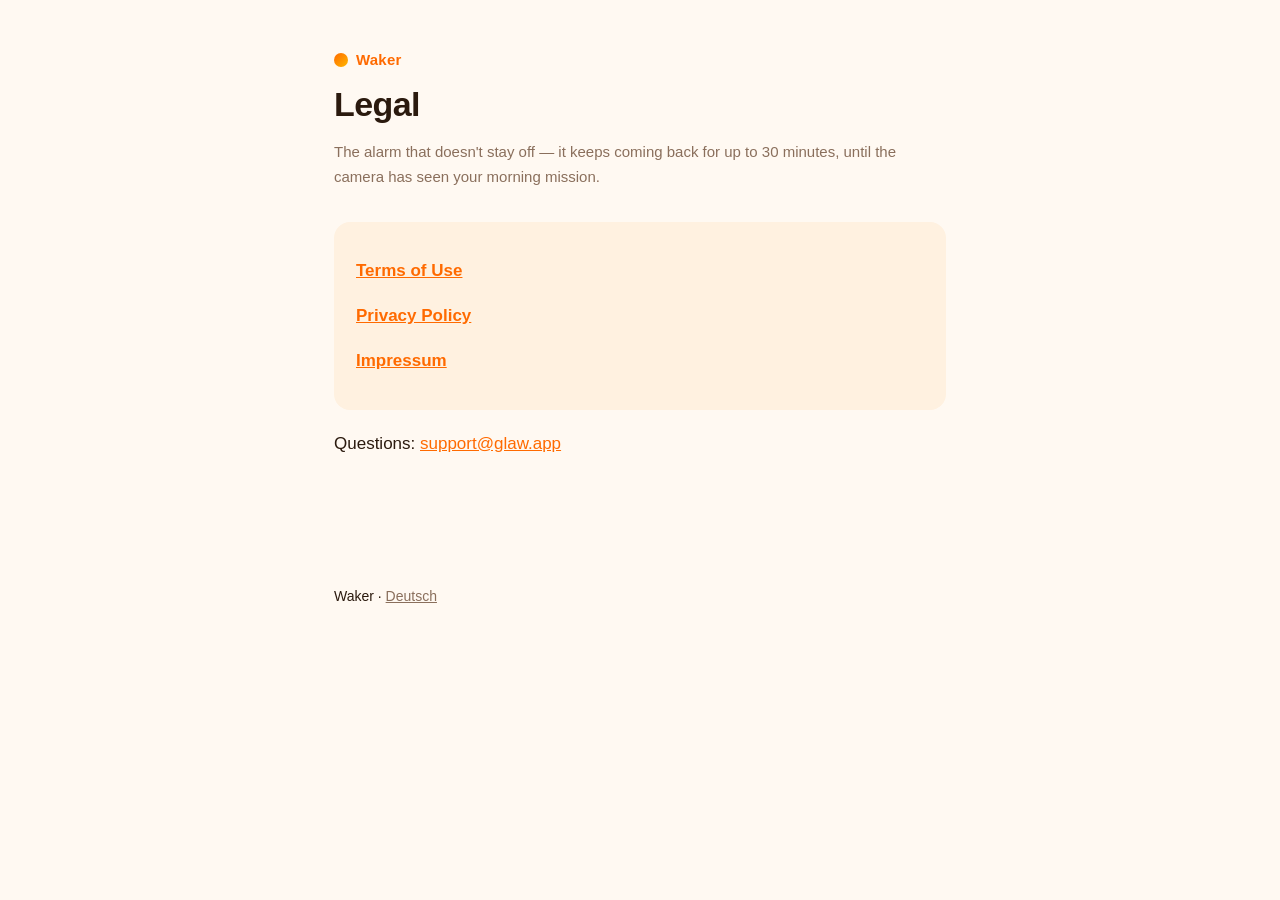
<file: index.html>
<!DOCTYPE html>
<html lang="en">
<head>
<meta charset="utf-8">
<meta name="viewport" content="width=device-width, initial-scale=1">
<title>Waker — Legal</title>
<link rel="stylesheet" href="style.css">
</head>
<body>
<main>
  <a class="brand" href="./"><span class="dot"></span>Waker</a>
  <h1>Legal</h1>
  <p class="meta">The alarm that doesn't stay off — it keeps coming back for up to 30 minutes, until the camera has seen your morning mission.</p>
  <div class="card">
    <p><a href="terms/"><strong>Terms of Use</strong></a></p>
    <p><a href="privacy/"><strong>Privacy Policy</strong></a></p>
    <p><a href="de/impressum/"><strong>Impressum</strong></a></p>
  </div>
  <p>Questions: <a href="mailto:support@glaw.app">support@glaw.app</a></p>
</main>
<footer>
  <p>Waker · <a href="de/">Deutsch</a></p>
</footer>
</body>
</html>
</file>
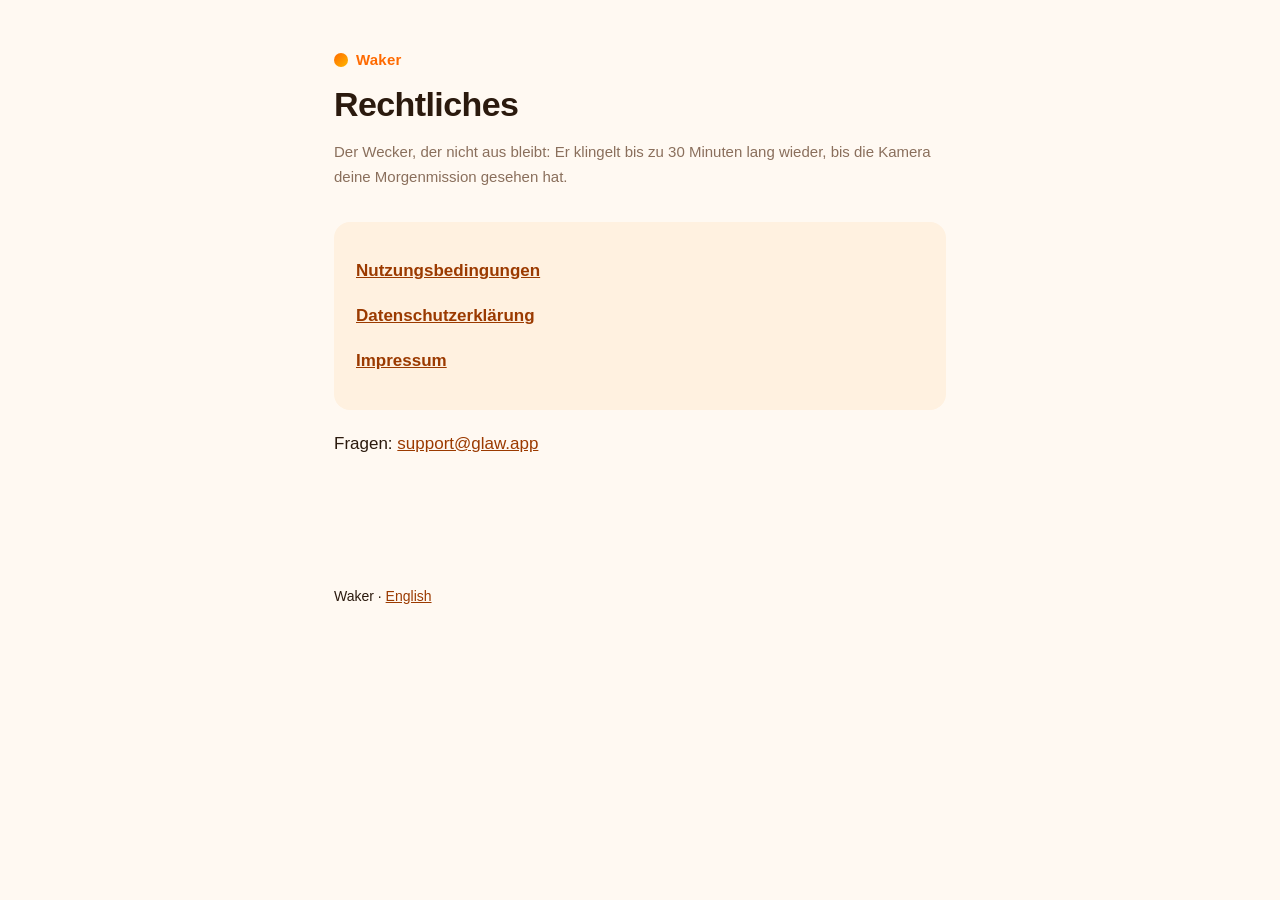
<file: de/index.html>
<!DOCTYPE html>
<html lang="de">
<head>
<meta charset="utf-8">
<meta name="viewport" content="width=device-width, initial-scale=1">
<title>Waker – Rechtliches</title>
<link rel="stylesheet" href="../style.css">
</head>
<body>
<main>
  <a class="brand" href="./"><span class="dot"></span>Waker</a>
  <h1>Rechtliches</h1>
  <p class="meta">Der Wecker, der nicht aus bleibt: Er klingelt bis zu 30 Minuten lang wieder, bis die Kamera deine Morgenmission gesehen hat.</p>
  <div class="card">
    <p><a href="terms/"><strong>Nutzungsbedingungen</strong></a></p>
    <p><a href="privacy/"><strong>Datenschutzerklärung</strong></a></p>
    <p><a href="impressum/"><strong>Impressum</strong></a></p>
  </div>
  <p>Fragen: <a href="mailto:support@glaw.app">support@glaw.app</a></p>
</main>
<footer>
  <p>Waker · <a href="../">English</a></p>
</footer>
</body>
</html>
</file>
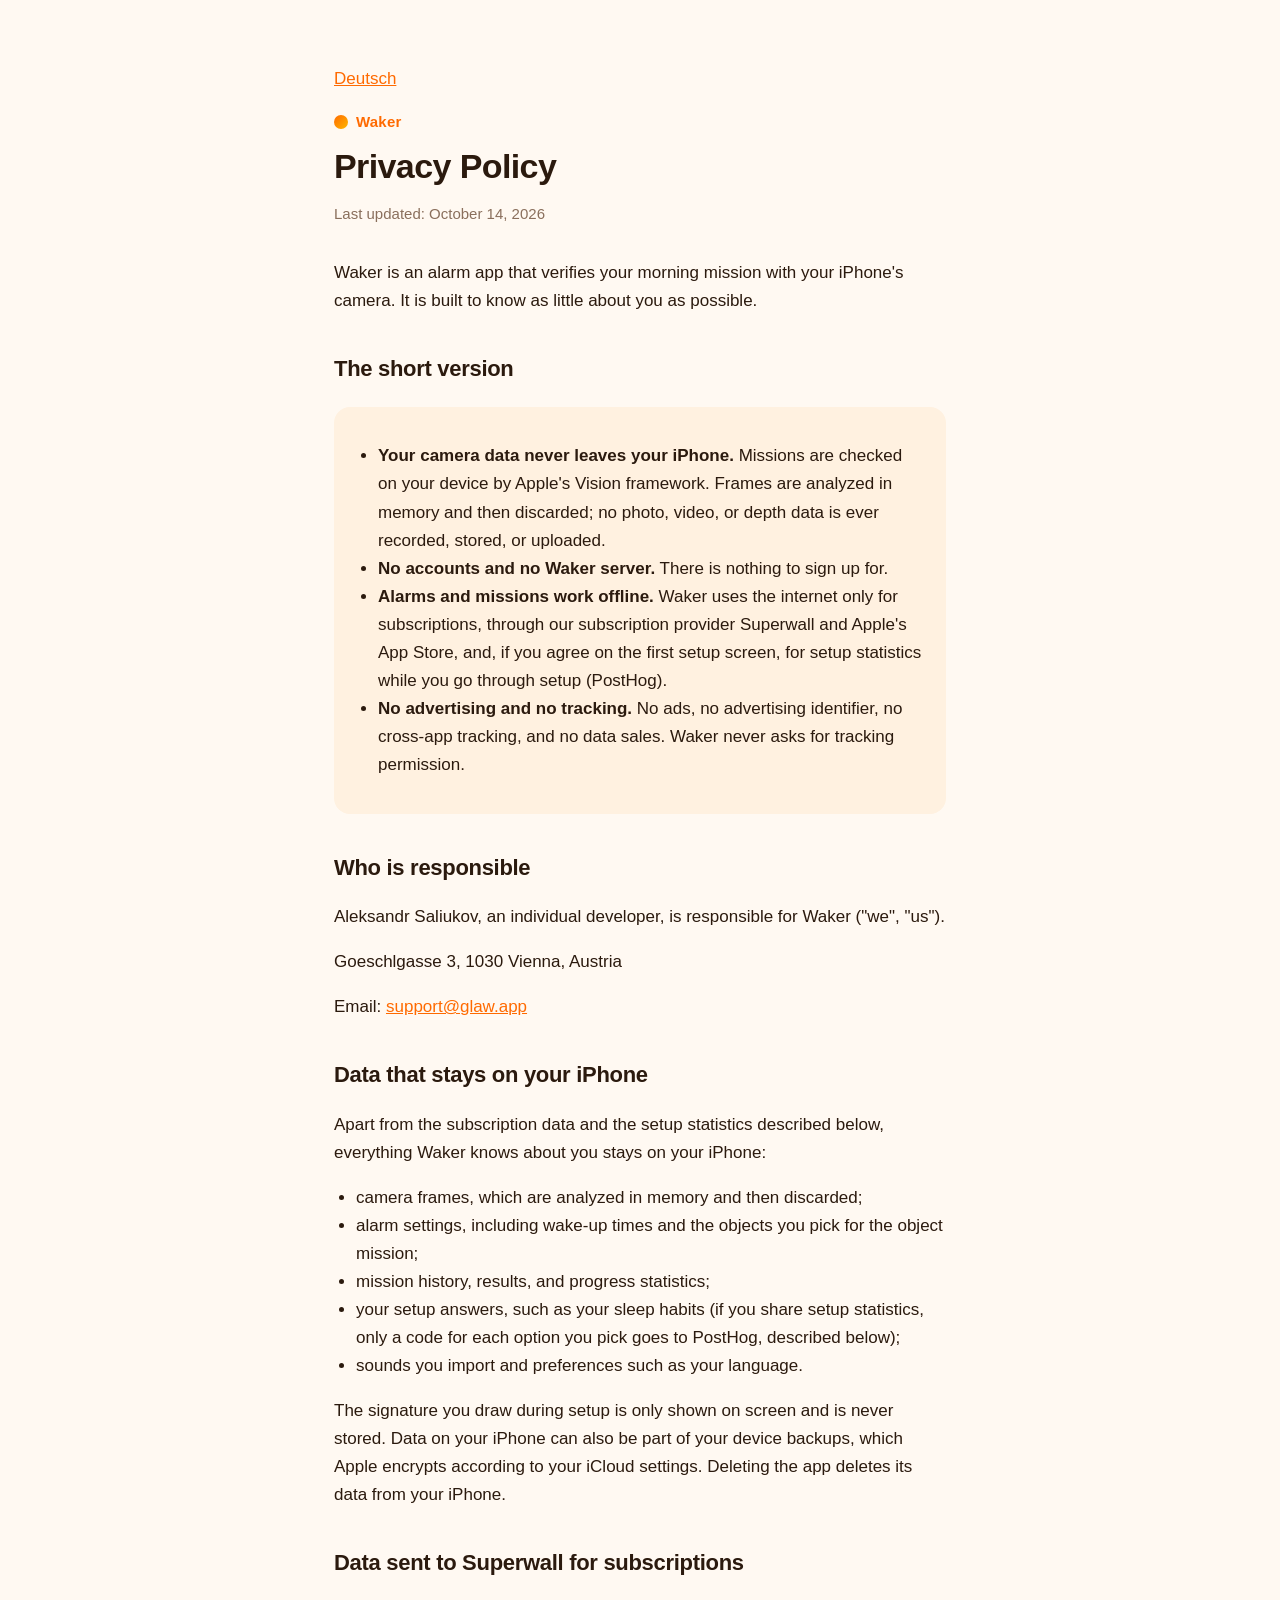
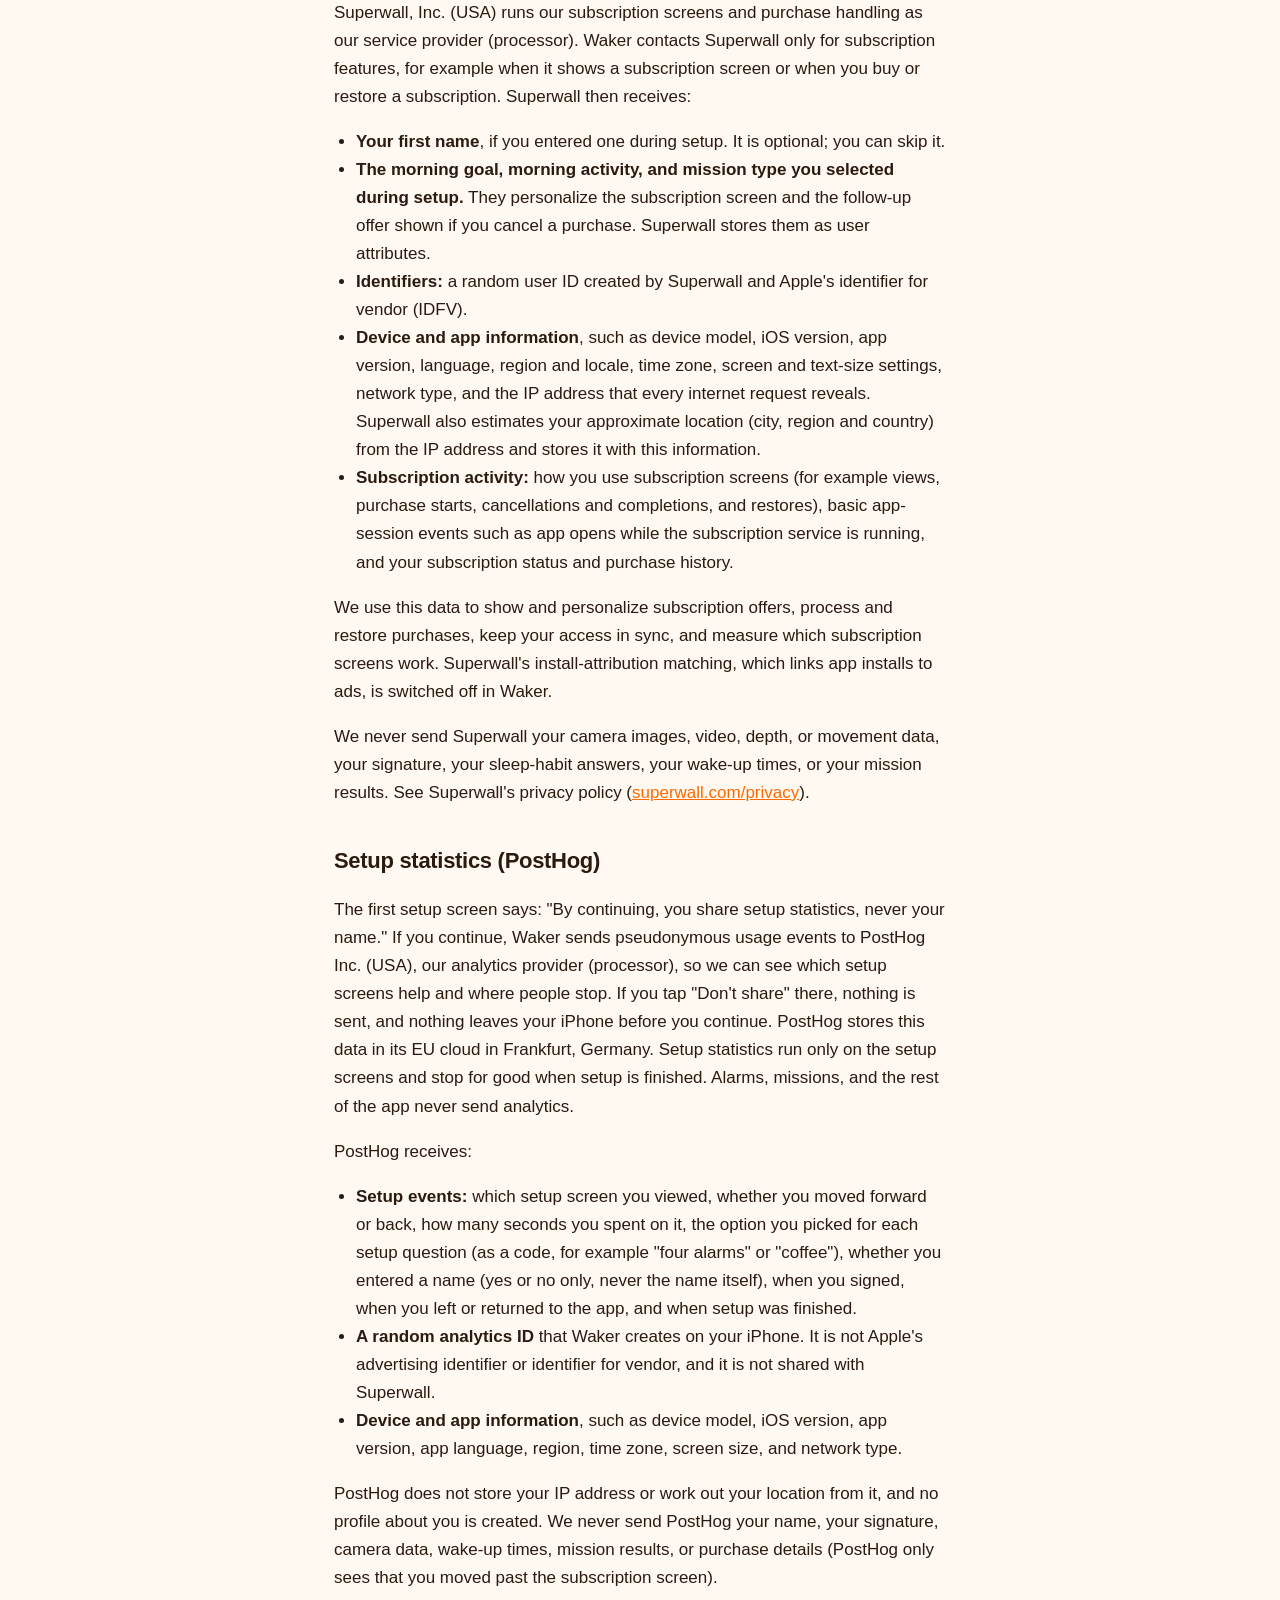
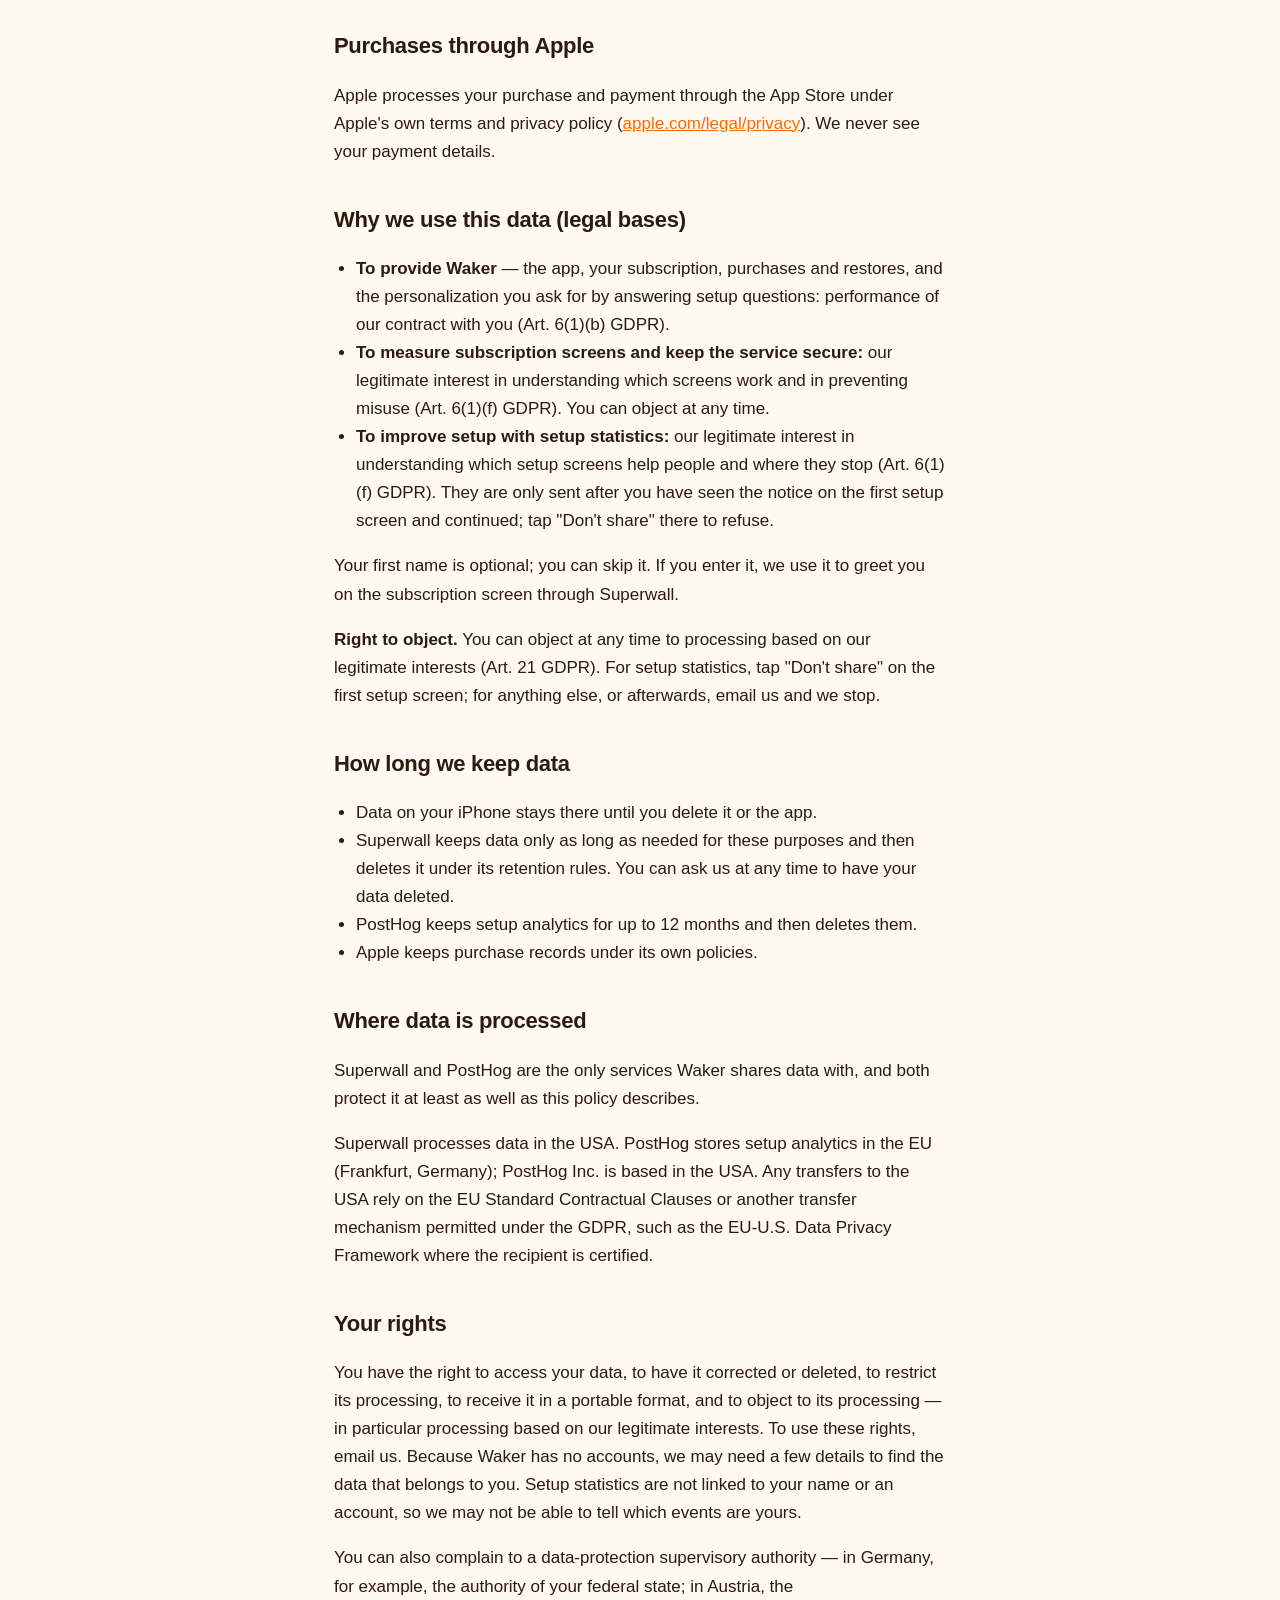
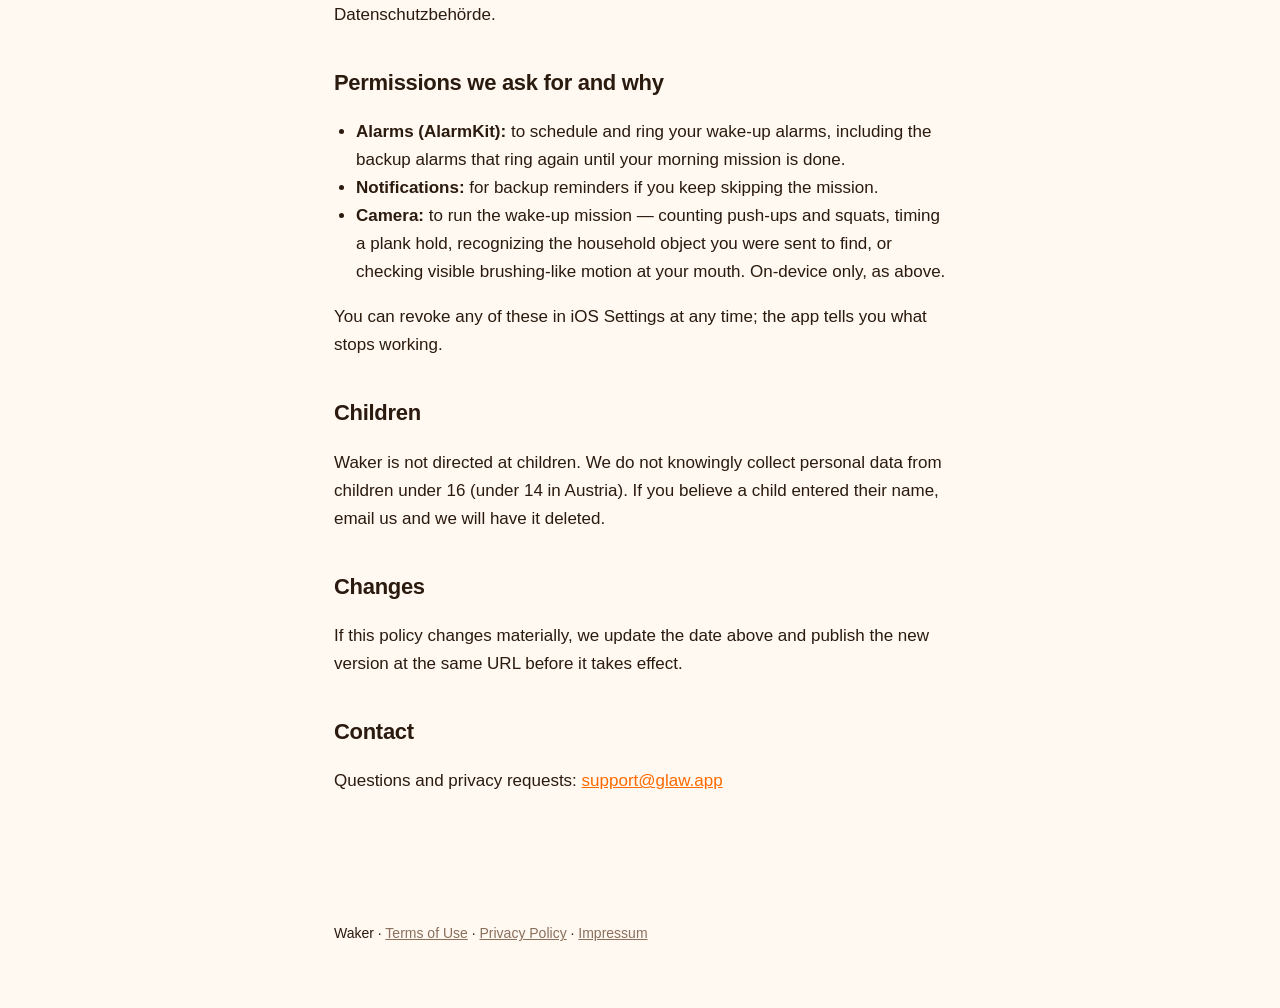
<file: privacy/index.html>
<!DOCTYPE html>
<html lang="en">
<head>
<meta charset="utf-8">
<meta name="viewport" content="width=device-width, initial-scale=1">
<title>Waker — Privacy Policy</title>
<link rel="stylesheet" href="../style.css">
<link rel="canonical" href="https://soloranez21.github.io/waker-legal/privacy/">
<link rel="alternate" hreflang="en" href="https://soloranez21.github.io/waker-legal/privacy/">
<link rel="alternate" hreflang="de" href="https://soloranez21.github.io/waker-legal/de/privacy/">
</head>
<body>
<main>
  <p><a href="../de/privacy/" lang="de">Deutsch</a></p>
  <a class="brand" href="../"><span class="dot"></span>Waker</a>
  <h1>Privacy Policy</h1>
  <p class="meta">Last updated: October 14, 2026</p>

  <p>Waker is an alarm app that verifies your morning mission with your iPhone's
  camera. It is built to know as little about you as possible.</p>

  <h2>The short version</h2>
  <div class="card">
    <ul>
      <li><strong>Your camera data never leaves your iPhone.</strong> Missions are checked on your
        device by Apple's Vision framework. Frames are analyzed in memory and then
        discarded; no photo, video, or depth data is ever recorded, stored, or uploaded.</li>
      <li><strong>No accounts and no Waker server.</strong> There is nothing to sign up for.</li>
      <li><strong>Alarms and missions work offline.</strong> Waker uses the internet only for
        subscriptions, through our subscription provider Superwall and Apple's App Store,
        and, if you agree on the first setup screen, for setup statistics while you go
        through setup (PostHog).</li>
      <li><strong>No advertising and no tracking.</strong> No ads, no advertising identifier, no
        cross-app tracking, and no data sales. Waker never asks for tracking permission.</li>
    </ul>
  </div>

  <h2>Who is responsible</h2>
  <p>Aleksandr Saliukov, an individual developer, is responsible for Waker ("we", "us").</p>
  <p>Goeschlgasse 3, 1030 Vienna, Austria</p>
  <p>Email: <a href="mailto:support@glaw.app">support@glaw.app</a></p>

  <h2>Data that stays on your iPhone</h2>
  <p>Apart from the subscription data and the setup statistics described below,
  everything Waker knows about you stays on your iPhone:</p>
  <ul>
    <li>camera frames, which are analyzed in memory and then discarded;</li>
    <li>alarm settings, including wake-up times and the objects you pick for the object mission;</li>
    <li>mission history, results, and progress statistics;</li>
    <li>your setup answers, such as your sleep habits (if you share setup statistics,
      only a code for each option you pick goes to PostHog, described below);</li>
    <li>sounds you import and preferences such as your language.</li>
  </ul>
  <p>The signature you draw during setup is only shown on screen and is never stored.
  Data on your iPhone can also be part of your device backups, which Apple encrypts
  according to your iCloud settings. Deleting the app deletes its data from your iPhone.</p>

  <h2>Data sent to Superwall for subscriptions</h2>
  <p>Superwall, Inc. (USA) runs our subscription screens and purchase handling as our
  service provider (processor). Waker contacts Superwall only for subscription
  features, for example when it shows a subscription screen or when you buy or
  restore a subscription. Superwall then receives:</p>
  <ul>
    <li><strong>Your first name</strong>, if you entered one during setup. It is optional; you can skip it.</li>
    <li><strong>The morning goal, morning activity, and mission type you selected during setup.</strong>
      They personalize the subscription screen and the follow-up offer shown if you
      cancel a purchase. Superwall stores them as user attributes.</li>
    <li><strong>Identifiers:</strong> a random user ID created by Superwall and Apple's identifier
      for vendor (IDFV).</li>
    <li><strong>Device and app information</strong>, such as device model, iOS version, app version,
      language, region and locale, time zone, screen and text-size settings, network
      type, and the IP address that every internet request reveals. Superwall also
      estimates your approximate location (city, region and country) from the IP
      address and stores it with this information.</li>
    <li><strong>Subscription activity:</strong> how you use subscription screens (for example views,
      purchase starts, cancellations and completions, and restores), basic app-session
      events such as app opens while the subscription service is running, and your
      subscription status and purchase history.</li>
  </ul>
  <p>We use this data to show and personalize subscription offers, process and restore
  purchases, keep your access in sync, and measure which subscription screens work.
  Superwall's install-attribution matching, which links app installs to ads, is
  switched off in Waker.</p>
  <p>We never send Superwall your camera images, video, depth, or movement data, your
  signature, your sleep-habit answers, your wake-up times, or your mission results.
  See Superwall's privacy policy (<a href="https://superwall.com/privacy">superwall.com/privacy</a>).</p>

  <h2>Setup statistics (PostHog)</h2>
  <p>The first setup screen says: "By continuing, you share setup statistics, never your
  name." If you continue, Waker sends pseudonymous usage events to PostHog Inc. (USA),
  our analytics provider (processor), so we can see which setup screens help and where
  people stop. If you tap "Don't share" there, nothing is sent, and nothing leaves your
  iPhone before you continue. PostHog stores this data in its EU cloud in Frankfurt,
  Germany. Setup statistics run only on the setup screens and stop for good when setup
  is finished. Alarms, missions, and the rest of the app never send analytics.</p>
  <p>PostHog receives:</p>
  <ul>
    <li><strong>Setup events:</strong> which setup screen you viewed, whether you moved forward or
      back, how many seconds you spent on it, the option you picked for each setup
      question (as a code, for example "four alarms" or "coffee"), whether you entered
      a name (yes or no only, never the name itself), when you signed, when you left or
      returned to the app, and when setup was finished.</li>
    <li><strong>A random analytics ID</strong> that Waker creates on your iPhone. It is not Apple's
      advertising identifier or identifier for vendor, and it is not shared with Superwall.</li>
    <li><strong>Device and app information</strong>, such as device model, iOS version, app version,
      app language, region, time zone, screen size, and network type.</li>
  </ul>
  <p>PostHog does not store your IP address or work out your location from it, and no
  profile about you is created. We never send PostHog your name, your signature,
  camera data, wake-up times, mission results, or purchase details (PostHog only sees
  that you moved past the subscription screen).</p>

  <h2>Purchases through Apple</h2>
  <p>Apple processes your purchase and payment through the App Store under Apple's own
  terms and privacy policy (<a href="https://www.apple.com/legal/privacy/">apple.com/legal/privacy</a>). We never see your payment details.</p>

  <h2>Why we use this data (legal bases)</h2>
  <ul>
    <li><strong>To provide Waker</strong> — the app, your subscription, purchases and restores, and
      the personalization you ask for by answering setup questions: performance of our
      contract with you (Art. 6(1)(b) GDPR).</li>
    <li><strong>To measure subscription screens and keep the service secure:</strong> our legitimate
      interest in understanding which screens work and in preventing misuse
      (Art. 6(1)(f) GDPR). You can object at any time.</li>
    <li><strong>To improve setup with setup statistics:</strong> our legitimate interest in
      understanding which setup screens help people and where they stop
      (Art. 6(1)(f) GDPR). They are only sent after you have seen the notice on the
      first setup screen and continued; tap "Don't share" there to refuse.</li>
  </ul>
  <p>Your first name is optional; you can skip it. If you enter it, we use it to greet you on the subscription screen through Superwall.</p>
  <p><strong>Right to object.</strong> You can object at any time to processing based on our
  legitimate interests (Art. 21 GDPR). For setup statistics, tap "Don't share" on the
  first setup screen; for anything else, or afterwards, email us and we stop.</p>

  <h2>How long we keep data</h2>
  <ul>
    <li>Data on your iPhone stays there until you delete it or the app.</li>
    <li>Superwall keeps data only as long as needed for these purposes and then deletes
      it under its retention rules. You can ask us at any time to have your data deleted.</li>
    <li>PostHog keeps setup analytics for up to 12 months and then deletes them.</li>
    <li>Apple keeps purchase records under its own policies.</li>
  </ul>

  <h2>Where data is processed</h2>
  <p>Superwall and PostHog are the only services Waker shares data with, and both
  protect it at least as well as this policy describes.</p>
  <p>Superwall processes data in the USA. PostHog stores setup analytics in the EU
  (Frankfurt, Germany); PostHog Inc. is based in the USA. Any transfers to the USA
  rely on the EU Standard Contractual Clauses or another transfer mechanism permitted
  under the GDPR, such as the EU-U.S. Data Privacy Framework where the recipient is
  certified.</p>

  <h2>Your rights</h2>
  <p>You have the right to access your data, to have it corrected or deleted, to
  restrict its processing, to receive it in a portable format, and to object to its
  processing — in particular processing based on our legitimate interests. To use
  these rights, email us. Because Waker has no accounts, we may need a few details
  to find the data that belongs to you. Setup statistics are not linked to your name
  or an account, so we may not be able to tell which events are yours.</p>
  <p>You can also complain to a data-protection supervisory authority — in Germany, for
  example, the authority of your federal state; in Austria, the <span lang="de">Datenschutzbehörde</span>.</p>

  <h2>Permissions we ask for and why</h2>
  <ul>
    <li><strong>Alarms (AlarmKit):</strong> to schedule and ring your wake-up alarms, including the
      backup alarms that ring again until your morning mission is done.</li>
    <li><strong>Notifications:</strong> for backup reminders if you keep skipping the mission.</li>
    <li><strong>Camera:</strong> to run the wake-up mission — counting push-ups and squats, timing a
      plank hold, recognizing the household object you were sent to find, or checking
      visible brushing-like motion at your mouth. On-device only, as above.</li>
  </ul>
  <p>You can revoke any of these in iOS Settings at any time; the app tells you what
  stops working.</p>

  <h2>Children</h2>
  <p>Waker is not directed at children. We do not knowingly collect personal data from
  children under 16 (under 14 in Austria). If you believe a child entered their name,
  email us and we will have it deleted.</p>

  <h2>Changes</h2>
  <p>If this policy changes materially, we update the date above and publish the new
  version at the same URL before it takes effect.</p>

  <h2>Contact</h2>
  <p>Questions and privacy requests: <a href="mailto:support@glaw.app">support@glaw.app</a></p>
</main>
<footer>
  <p>Waker · <a href="../terms/">Terms of Use</a> · <a href="./">Privacy Policy</a> · <a href="../de/impressum/" lang="de">Impressum</a></p>
</footer>
</body>
</html>
</file>
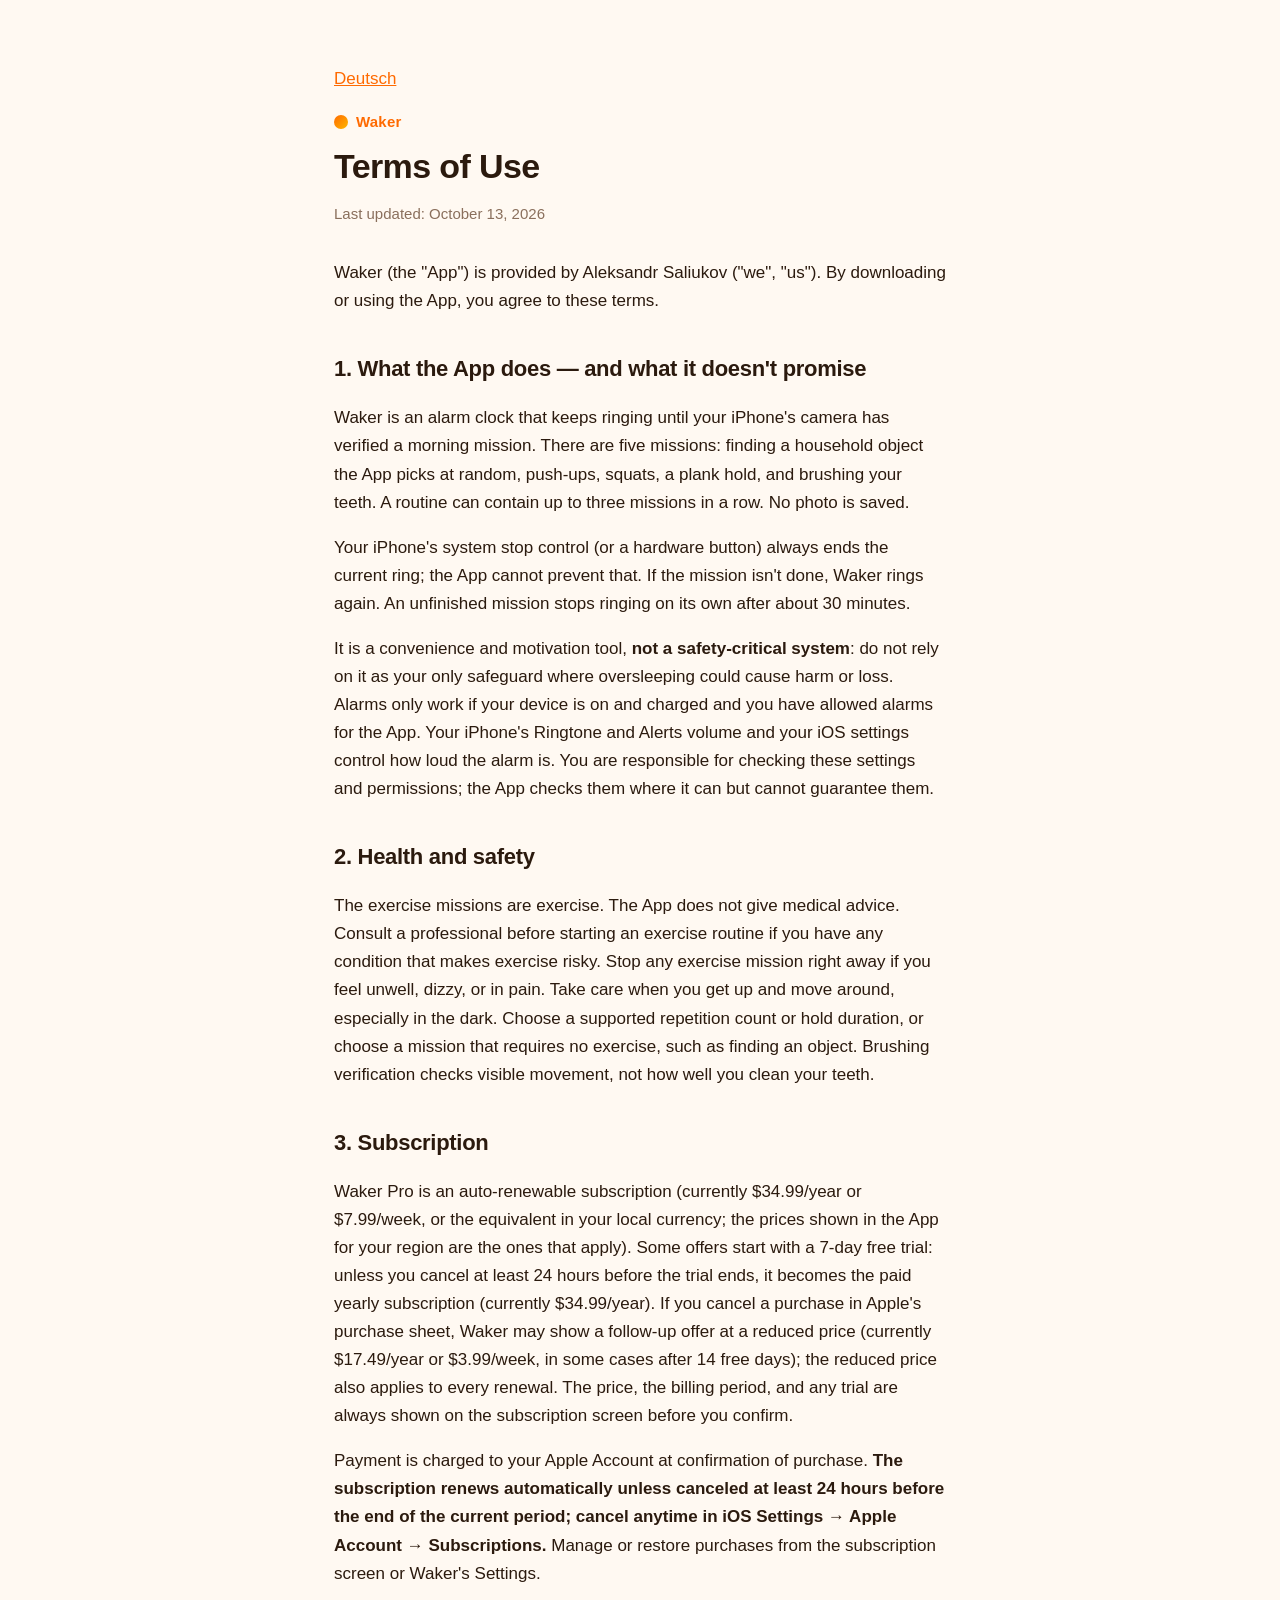
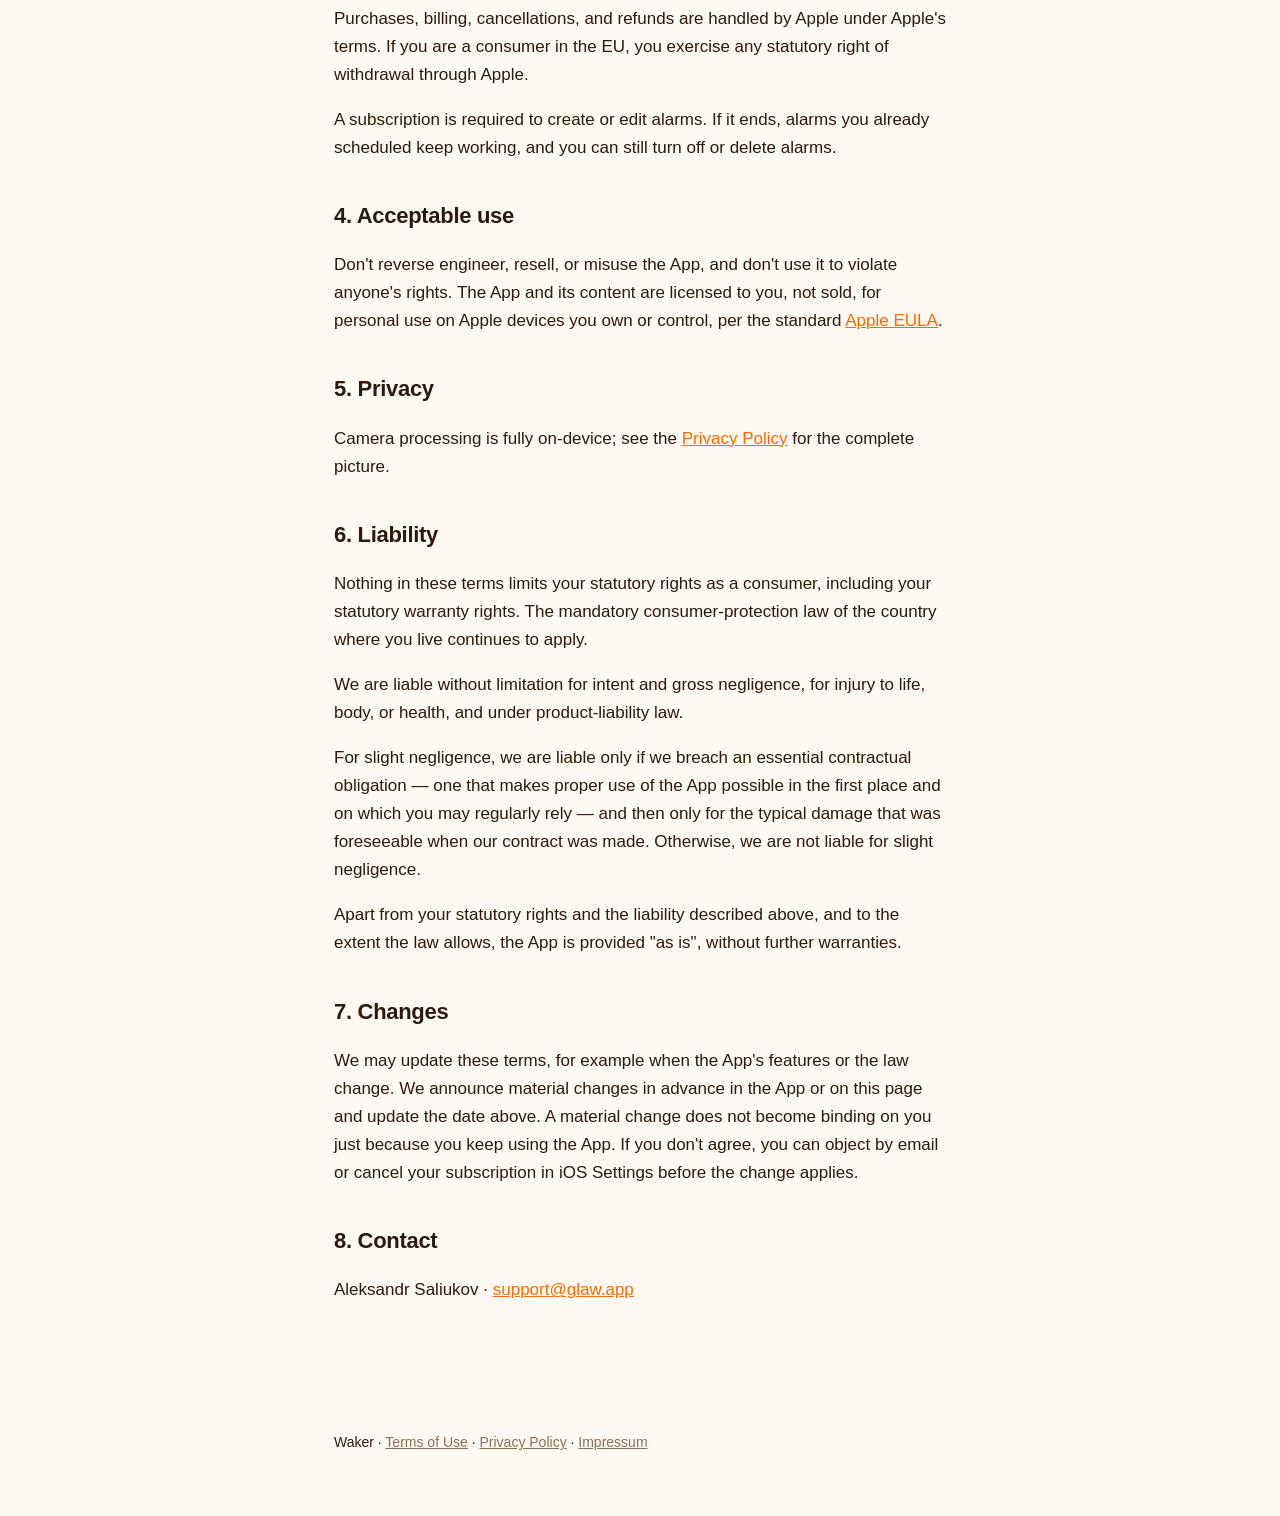
<file: terms/index.html>
<!DOCTYPE html>
<html lang="en">
<head>
<meta charset="utf-8">
<meta name="viewport" content="width=device-width, initial-scale=1">
<title>Waker — Terms of Use</title>
<link rel="stylesheet" href="../style.css">
<link rel="canonical" href="https://soloranez21.github.io/waker-legal/terms/">
<link rel="alternate" hreflang="en" href="https://soloranez21.github.io/waker-legal/terms/">
<link rel="alternate" hreflang="de" href="https://soloranez21.github.io/waker-legal/de/terms/">
</head>
<body>
<main>
  <p><a href="../de/terms/" lang="de">Deutsch</a></p>
  <a class="brand" href="../"><span class="dot"></span>Waker</a>
  <h1>Terms of Use</h1>
  <p class="meta">Last updated: October 13, 2026</p>

  <p>Waker (the "App") is provided by Aleksandr Saliukov ("we", "us"). By downloading or
  using the App, you agree to these terms.</p>

  <h2>1. What the App does — and what it doesn't promise</h2>
  <p>Waker is an alarm clock that keeps ringing until your iPhone's camera has verified
  a morning mission. There are five missions: finding a household object the App
  picks at random, push-ups, squats, a plank hold, and brushing your teeth. A routine
  can contain up to three missions in a row. No photo is saved.</p>
  <p>Your iPhone's system stop control (or a hardware button) always ends the current
  ring; the App cannot prevent that. If the mission isn't done, Waker rings again. An
  unfinished mission stops ringing on its own after about 30 minutes.</p>
  <p>It is a convenience and motivation tool, <strong>not a safety-critical system</strong>: do not
  rely on it as your only safeguard where oversleeping could cause harm or loss.
  Alarms only work if your device is on and charged and you have allowed alarms for
  the App. Your iPhone's Ringtone and Alerts volume and your iOS settings control how
  loud the alarm is. You are responsible for checking these settings and permissions;
  the App checks them where it can but cannot guarantee them.</p>

  <h2>2. Health and safety</h2>
  <p>The exercise missions are exercise. The App does not give medical advice. Consult a
  professional before starting an exercise routine if you have any condition that
  makes exercise risky. Stop any exercise mission right away if you feel unwell,
  dizzy, or in pain. Take care when you get up and move around, especially in the
  dark. Choose a supported repetition count or hold duration, or choose a mission
  that requires no exercise, such as finding an object. Brushing verification checks
  visible movement, not how well you clean your teeth.</p>

  <h2>3. Subscription</h2>
  <p>Waker Pro is an auto-renewable subscription (currently $34.99/year or
  $7.99/week, or the equivalent in your local currency; the prices shown in the App
  for your region are the ones that apply). Some offers start with a 7-day free
  trial: unless you cancel at least 24 hours before the trial ends, it becomes the
  paid yearly subscription (currently $34.99/year). If you cancel a purchase in
  Apple's purchase sheet, Waker may show a follow-up offer at a reduced price
  (currently $17.49/year or $3.99/week, in some cases after 14 free days); the
  reduced price also applies to every renewal. The price, the billing period, and
  any trial are always shown on the subscription screen before you confirm.</p>
  <p>Payment is charged to your Apple Account at confirmation of purchase. <strong>The
  subscription renews automatically unless canceled at least 24 hours before the end
  of the current period; cancel anytime in iOS Settings → Apple Account →
  Subscriptions.</strong> Manage or restore purchases from the subscription screen or
  Waker's Settings.</p>
  <p>Purchases, billing, cancellations, and refunds are handled by Apple under Apple's
  terms. If you are a consumer in the EU, you exercise any statutory right of
  withdrawal through Apple.</p>
  <p>A subscription is required to create or edit alarms. If it ends, alarms you already
  scheduled keep working, and you can still turn off or delete alarms.</p>

  <h2>4. Acceptable use</h2>
  <p>Don't reverse engineer, resell, or misuse the App, and don't use it to violate
  anyone's rights. The App and its content are licensed to you, not sold, for
  personal use on Apple devices you own or control, per the standard
  <a href="https://www.apple.com/legal/internet-services/itunes/dev/stdeula/">Apple EULA</a>.</p>

  <h2>5. Privacy</h2>
  <p>Camera processing is fully on-device; see the
  <a href="../privacy/">Privacy Policy</a> for the complete picture.</p>

  <h2>6. Liability</h2>
  <p>Nothing in these terms limits your statutory rights as a consumer, including your
  statutory warranty rights. The mandatory consumer-protection law of the country
  where you live continues to apply.</p>
  <p>We are liable without limitation for intent and gross negligence, for injury to
  life, body, or health, and under product-liability law.</p>
  <p>For slight negligence, we are liable only if we breach an essential contractual
  obligation — one that makes proper use of the App possible in the first place and
  on which you may regularly rely — and then only for the typical damage that was
  foreseeable when our contract was made. Otherwise, we are not liable for slight
  negligence.</p>
  <p>Apart from your statutory rights and the liability described above, and to the
  extent the law allows, the App is provided "as is", without further warranties.</p>

  <h2>7. Changes</h2>
  <p>We may update these terms, for example when the App's features or the law change.
  We announce material changes in advance in the App or on this page and update the
  date above. A material change does not become binding on you just because you keep
  using the App. If you don't agree, you can object by email or cancel your
  subscription in iOS Settings before the change applies.</p>

  <h2>8. Contact</h2>
  <p>Aleksandr Saliukov · <a href="mailto:support@glaw.app">support@glaw.app</a></p>
</main>
<footer>
  <p>Waker · <a href="./">Terms of Use</a> · <a href="../privacy/">Privacy Policy</a> · <a href="../de/impressum/" lang="de">Impressum</a></p>
</footer>
</body>
</html>
</file>
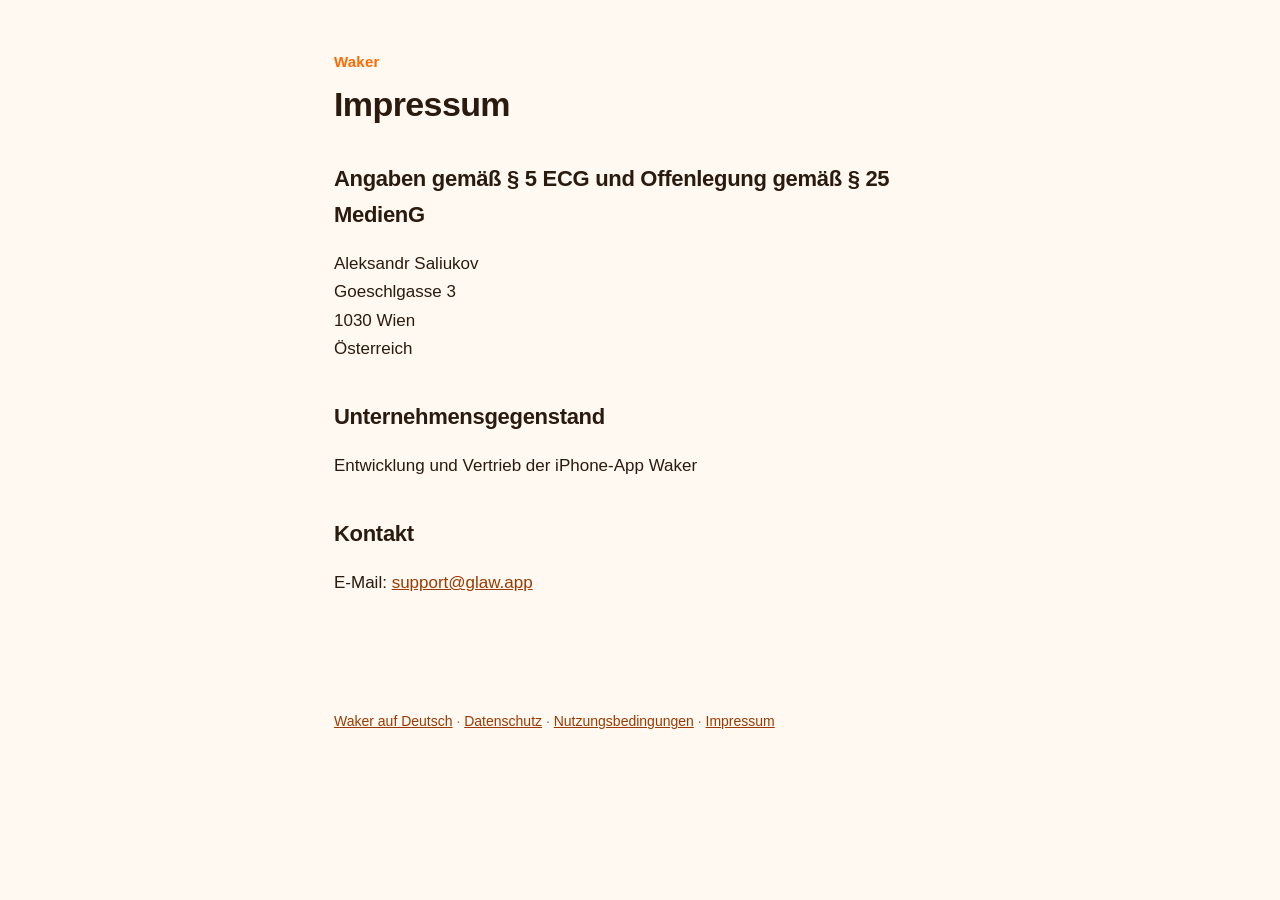
<file: de/impressum/index.html>
<!doctype html>
<html lang="de"><head><meta charset="utf-8"><meta name="viewport" content="width=device-width,initial-scale=1">
<title>Waker – Impressum</title><meta name="description" content="Impressum für Waker, den Wecker mit kamerageprüften Missionen für iPhone.">
<link rel="canonical" href="https://soloranez21.github.io/waker-legal/de/impressum/"><link rel="stylesheet" href="../../style.css"></head>
<body><main><nav><a class="brand" href="../">Waker</a></nav>
<h1>Impressum</h1>
<h2>Angaben gemäß § 5 ECG und Offenlegung gemäß § 25 MedienG</h2>
<p>Aleksandr Saliukov<br>Goeschlgasse 3<br>1030 Wien<br>Österreich</p>
<h2>Unternehmensgegenstand</h2>
<p>Entwicklung und Vertrieb der iPhone-App Waker</p>
<h2>Kontakt</h2>
<p>E-Mail: <a href="mailto:support@glaw.app">support@glaw.app</a></p>
</main><footer><a href="../">Waker auf Deutsch</a> · <a href="../privacy/">Datenschutz</a> · <a href="../terms/">Nutzungsbedingungen</a> · <a href="./">Impressum</a></footer></body></html>
</file>
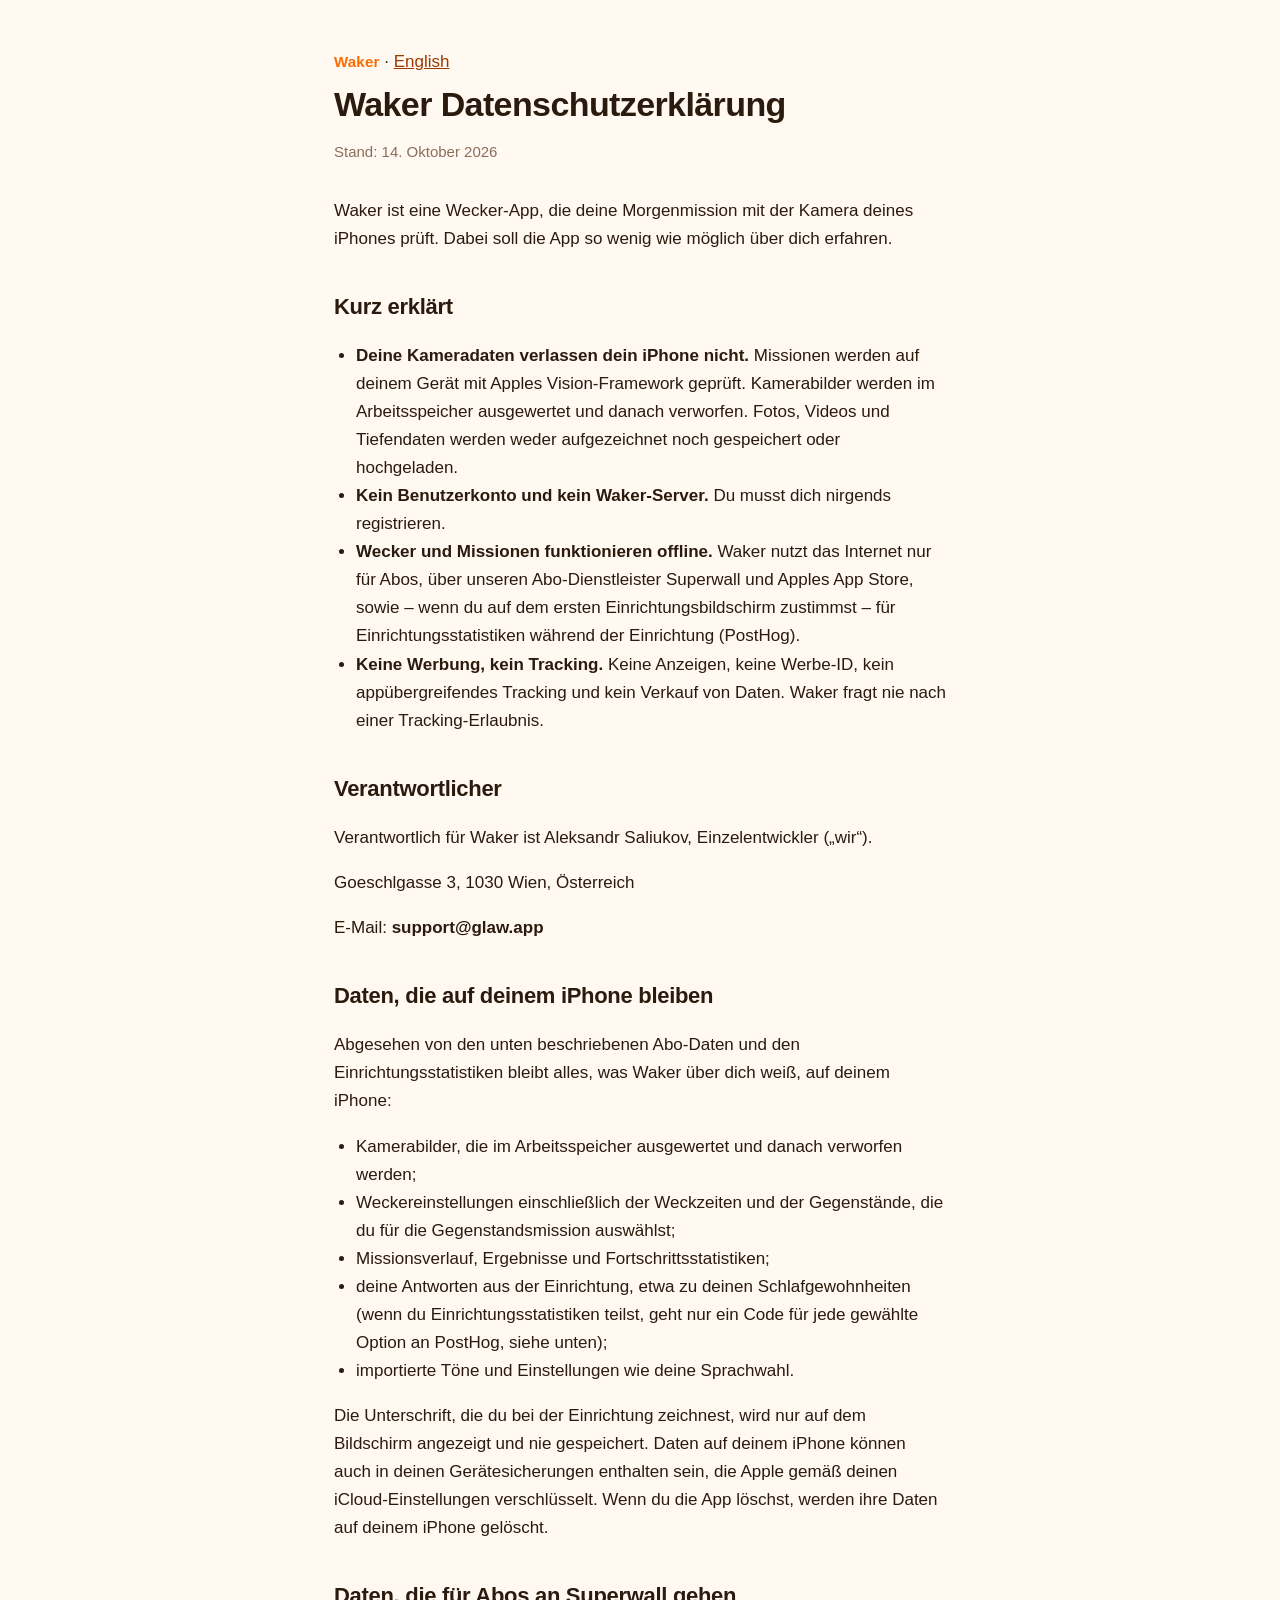
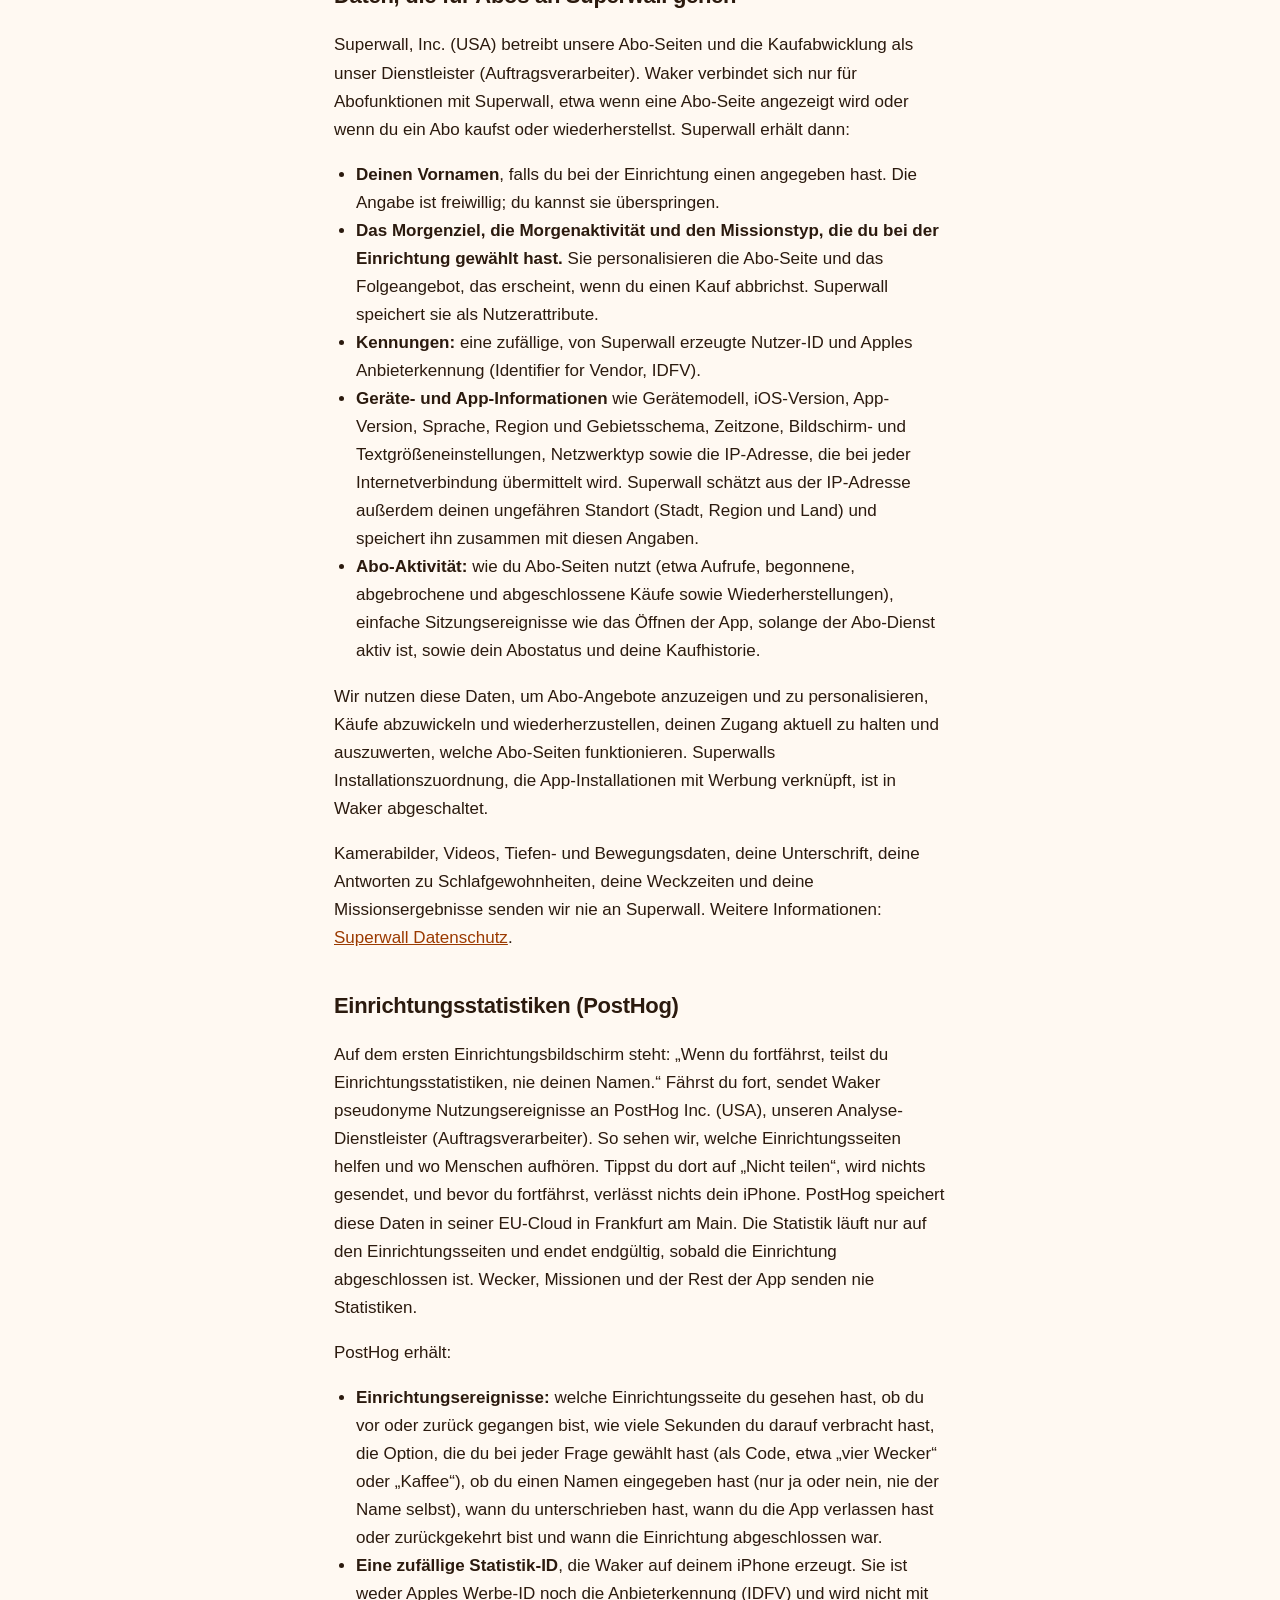
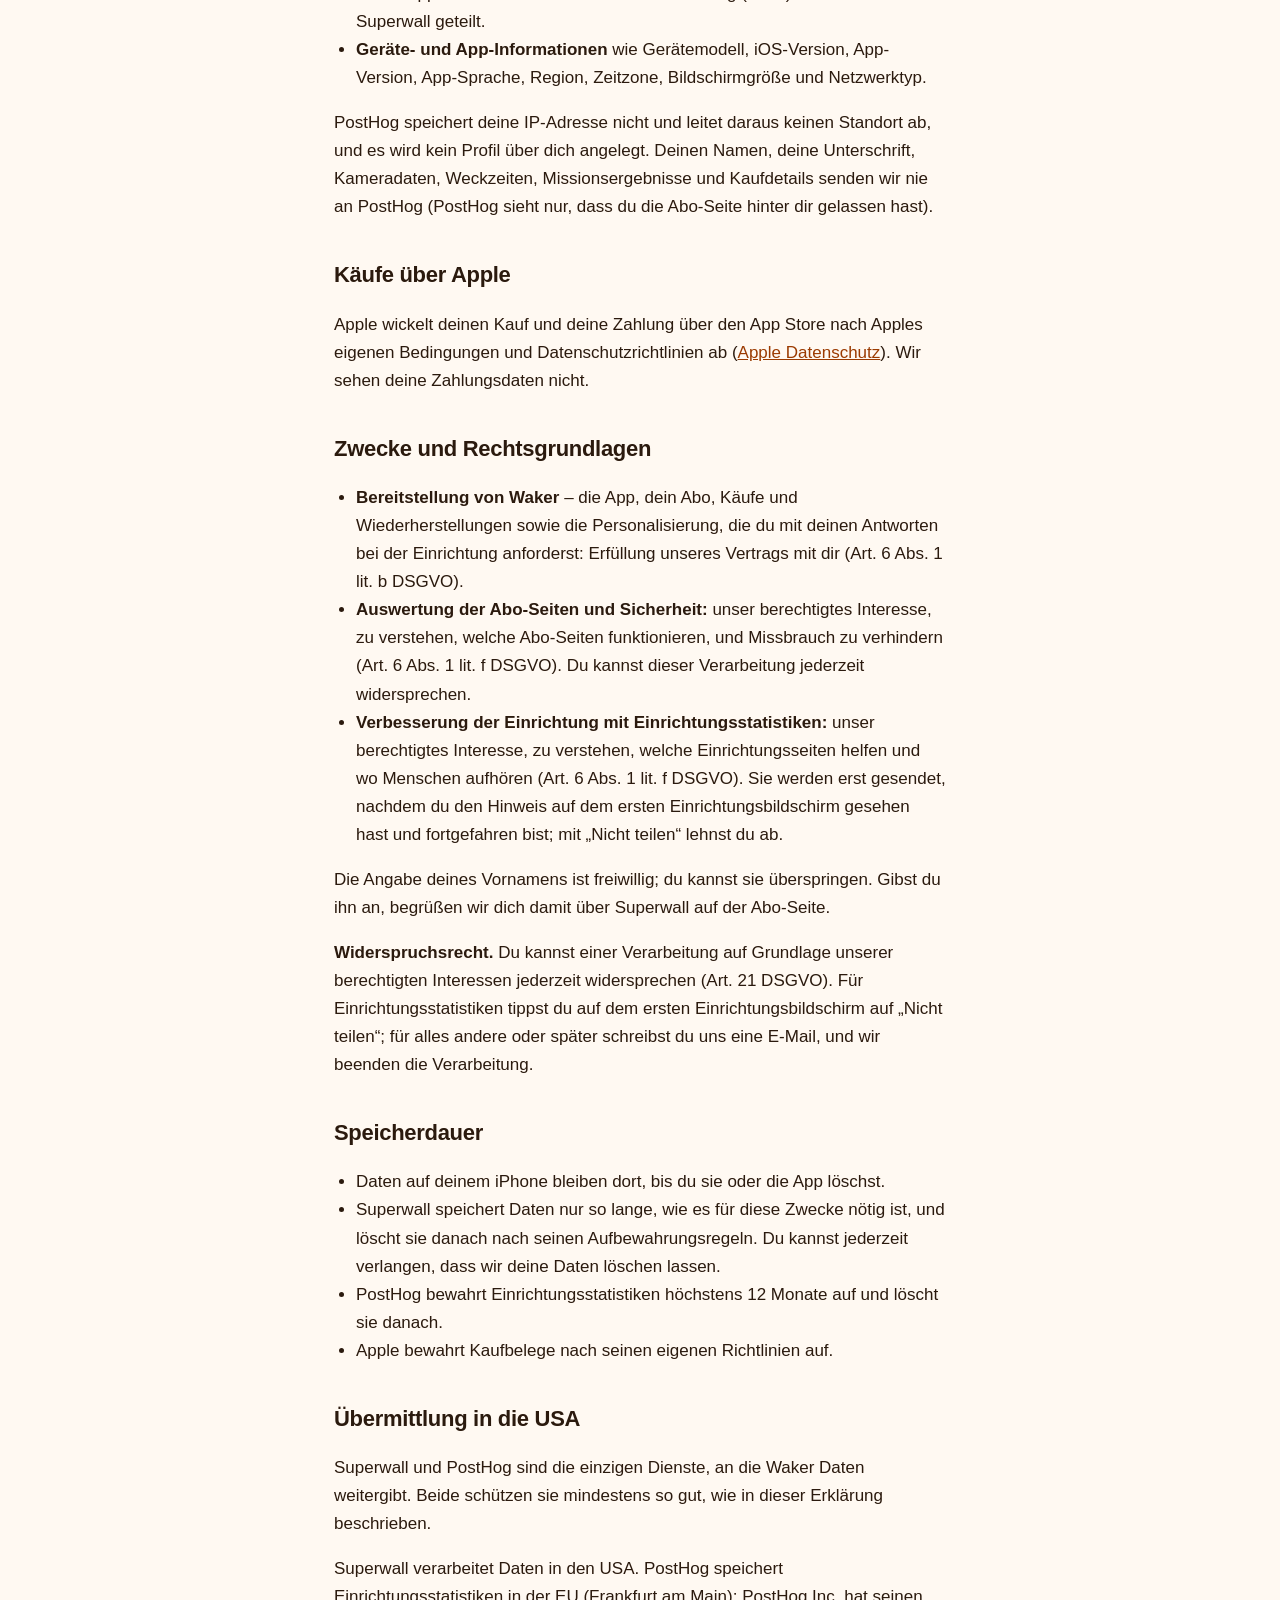
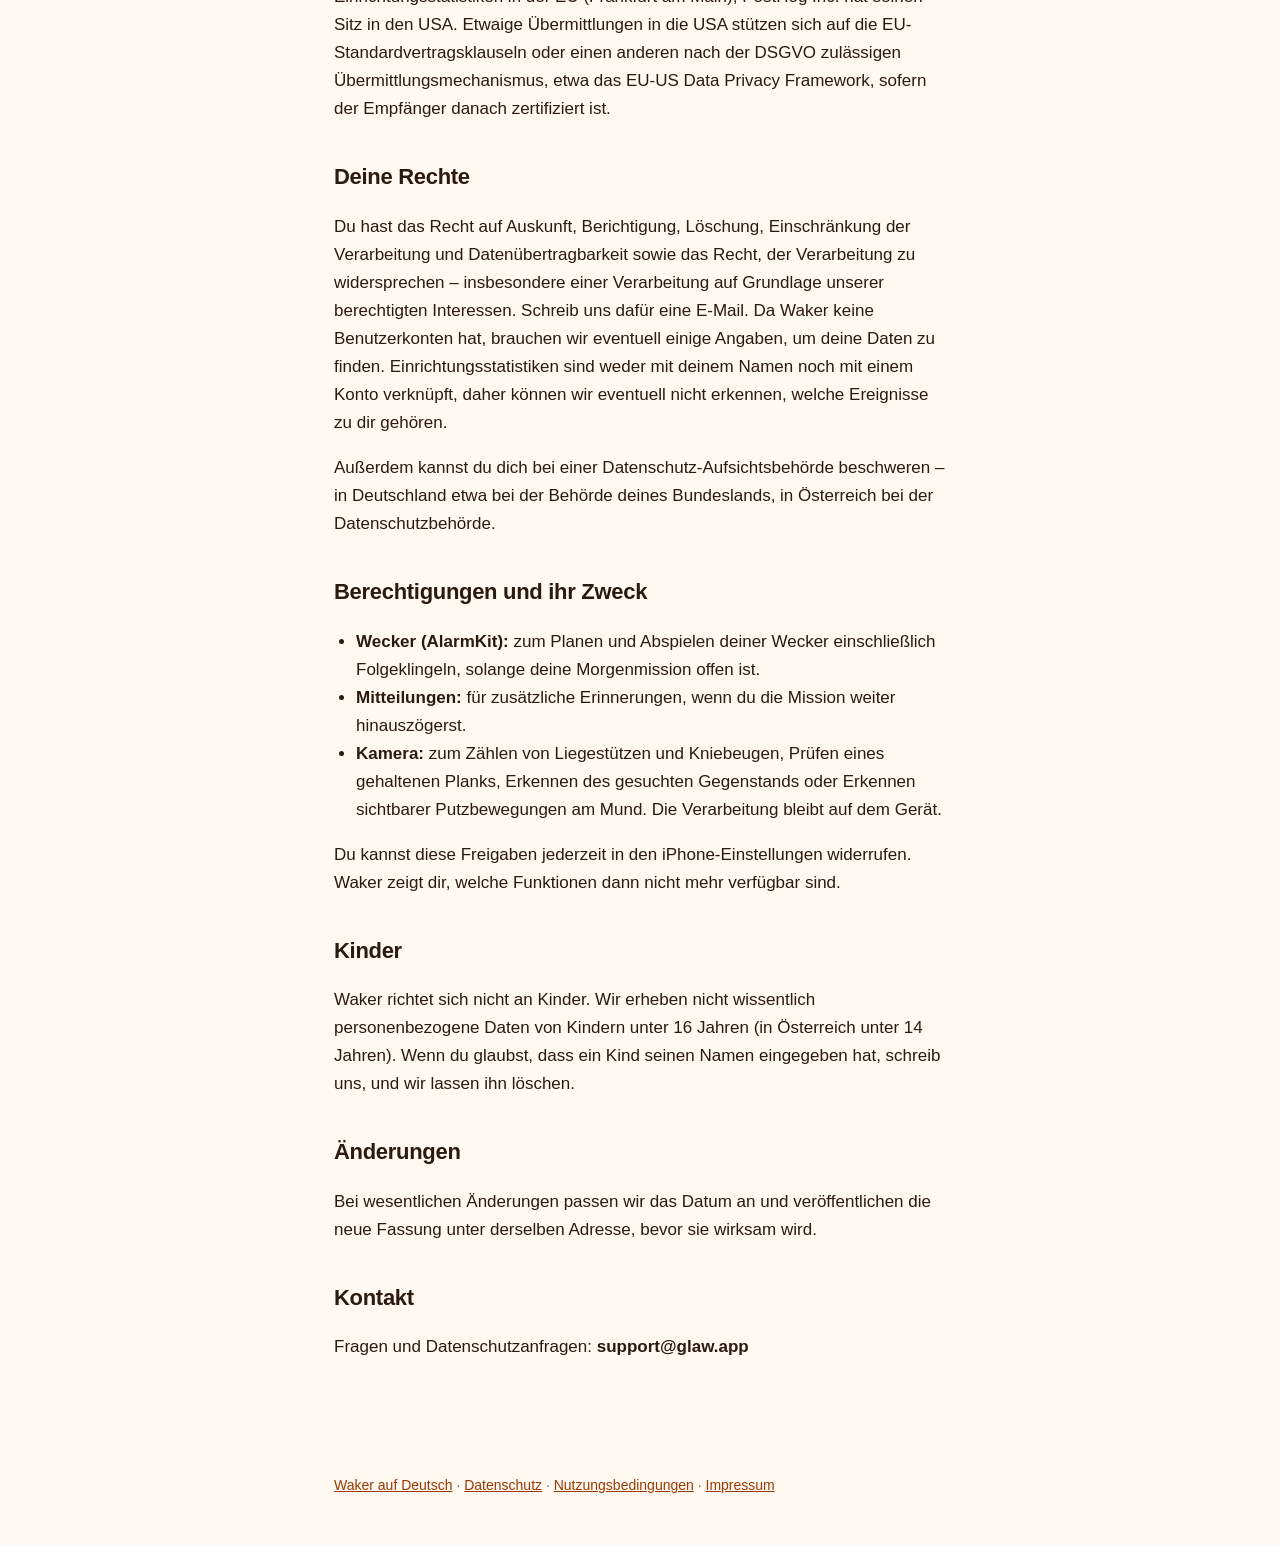
<file: de/privacy/index.html>
<!doctype html>
<html lang="de"><head><meta charset="utf-8"><meta name="viewport" content="width=device-width,initial-scale=1">
<title>Waker – Datenschutzerklärung</title><meta name="description" content="Datenschutzerklärung für Waker, den Wecker mit kamerageprüften Missionen für iPhone.">
<link rel="canonical" href="https://soloranez21.github.io/waker-legal/de/privacy/"><link rel="alternate" hreflang="de" href="https://soloranez21.github.io/waker-legal/de/privacy/"><link rel="alternate" hreflang="en" href="https://soloranez21.github.io/waker-legal/privacy/"><link rel="stylesheet" href="../../style.css"></head>
<body><main><nav><a class="brand" href="../">Waker</a> · <a href="../../privacy/" lang="en">English</a></nav>
<h1>Waker Datenschutzerklärung</h1>
<p class="meta">Stand: 14. Oktober 2026</p>
<p>Waker ist eine Wecker-App, die deine Morgenmission mit der Kamera deines iPhones prüft. Dabei soll die App so wenig wie möglich über dich erfahren.</p>
<h2>Kurz erklärt</h2>
<ul>
<li><strong>Deine Kameradaten verlassen dein iPhone nicht.</strong> Missionen werden auf deinem Gerät mit Apples Vision-Framework geprüft. Kamerabilder werden im Arbeitsspeicher ausgewertet und danach verworfen. Fotos, Videos und Tiefendaten werden weder aufgezeichnet noch gespeichert oder hochgeladen.</li>
<li><strong>Kein Benutzerkonto und kein Waker-Server.</strong> Du musst dich nirgends registrieren.</li>
<li><strong>Wecker und Missionen funktionieren offline.</strong> Waker nutzt das Internet nur für Abos, über unseren Abo-Dienstleister Superwall und Apples App Store, sowie – wenn du auf dem ersten Einrichtungsbildschirm zustimmst – für Einrichtungsstatistiken während der Einrichtung (PostHog).</li>
<li><strong>Keine Werbung, kein Tracking.</strong> Keine Anzeigen, keine Werbe-ID, kein appübergreifendes Tracking und kein Verkauf von Daten. Waker fragt nie nach einer Tracking-Erlaubnis.</li>
</ul>
<h2>Verantwortlicher</h2>
<p>Verantwortlich für Waker ist Aleksandr Saliukov, Einzelentwickler („wir“).</p>
<p>Goeschlgasse 3, 1030 Wien, Österreich</p>
<p>E-Mail: <strong>support@glaw.app</strong></p>
<h2>Daten, die auf deinem iPhone bleiben</h2>
<p>Abgesehen von den unten beschriebenen Abo-Daten und den Einrichtungsstatistiken bleibt alles, was Waker über dich weiß, auf deinem iPhone:</p>
<ul>
<li>Kamerabilder, die im Arbeitsspeicher ausgewertet und danach verworfen werden;</li>
<li>Weckereinstellungen einschließlich der Weckzeiten und der Gegenstände, die du für die Gegenstandsmission auswählst;</li>
<li>Missionsverlauf, Ergebnisse und Fortschrittsstatistiken;</li>
<li>deine Antworten aus der Einrichtung, etwa zu deinen Schlafgewohnheiten (wenn du Einrichtungsstatistiken teilst, geht nur ein Code für jede gewählte Option an PostHog, siehe unten);</li>
<li>importierte Töne und Einstellungen wie deine Sprachwahl.</li>
</ul>
<p>Die Unterschrift, die du bei der Einrichtung zeichnest, wird nur auf dem Bildschirm angezeigt und nie gespeichert. Daten auf deinem iPhone können auch in deinen Gerätesicherungen enthalten sein, die Apple gemäß deinen iCloud-Einstellungen verschlüsselt. Wenn du die App löschst, werden ihre Daten auf deinem iPhone gelöscht.</p>
<h2>Daten, die für Abos an Superwall gehen</h2>
<p>Superwall, Inc. (USA) betreibt unsere Abo-Seiten und die Kaufabwicklung als unser Dienstleister (Auftragsverarbeiter). Waker verbindet sich nur für Abofunktionen mit Superwall, etwa wenn eine Abo-Seite angezeigt wird oder wenn du ein Abo kaufst oder wiederherstellst. Superwall erhält dann:</p>
<ul>
<li><strong>Deinen Vornamen</strong>, falls du bei der Einrichtung einen angegeben hast. Die Angabe ist freiwillig; du kannst sie überspringen.</li>
<li><strong>Das Morgenziel, die Morgenaktivität und den Missionstyp, die du bei der Einrichtung gewählt hast.</strong> Sie personalisieren die Abo-Seite und das Folgeangebot, das erscheint, wenn du einen Kauf abbrichst. Superwall speichert sie als Nutzerattribute.</li>
<li><strong>Kennungen:</strong> eine zufällige, von Superwall erzeugte Nutzer-ID und Apples Anbieterkennung (Identifier for Vendor, IDFV).</li>
<li><strong>Geräte- und App-Informationen</strong> wie Gerätemodell, iOS-Version, App-Version, Sprache, Region und Gebietsschema, Zeitzone, Bildschirm- und Textgrößeneinstellungen, Netzwerktyp sowie die IP-Adresse, die bei jeder Internetverbindung übermittelt wird. Superwall schätzt aus der IP-Adresse außerdem deinen ungefähren Standort (Stadt, Region und Land) und speichert ihn zusammen mit diesen Angaben.</li>
<li><strong>Abo-Aktivität:</strong> wie du Abo-Seiten nutzt (etwa Aufrufe, begonnene, abgebrochene und abgeschlossene Käufe sowie Wiederherstellungen), einfache Sitzungsereignisse wie das Öffnen der App, solange der Abo-Dienst aktiv ist, sowie dein Abostatus und deine Kaufhistorie.</li>
</ul>
<p>Wir nutzen diese Daten, um Abo-Angebote anzuzeigen und zu personalisieren, Käufe abzuwickeln und wiederherzustellen, deinen Zugang aktuell zu halten und auszuwerten, welche Abo-Seiten funktionieren. Superwalls Installationszuordnung, die App-Installationen mit Werbung verknüpft, ist in Waker abgeschaltet.</p>
<p>Kamerabilder, Videos, Tiefen- und Bewegungsdaten, deine Unterschrift, deine Antworten zu Schlafgewohnheiten, deine Weckzeiten und deine Missionsergebnisse senden wir nie an Superwall. Weitere Informationen: <a href="https://superwall.com/privacy">Superwall Datenschutz</a>.</p>
<h2>Einrichtungsstatistiken (PostHog)</h2>
<p>Auf dem ersten Einrichtungsbildschirm steht: „Wenn du fortfährst, teilst du Einrichtungsstatistiken, nie deinen Namen.“ Fährst du fort, sendet Waker pseudonyme Nutzungsereignisse an PostHog Inc. (USA), unseren Analyse-Dienstleister (Auftragsverarbeiter). So sehen wir, welche Einrichtungsseiten helfen und wo Menschen aufhören. Tippst du dort auf „Nicht teilen“, wird nichts gesendet, und bevor du fortfährst, verlässt nichts dein iPhone. PostHog speichert diese Daten in seiner EU-Cloud in Frankfurt am Main. Die Statistik läuft nur auf den Einrichtungsseiten und endet endgültig, sobald die Einrichtung abgeschlossen ist. Wecker, Missionen und der Rest der App senden nie Statistiken.</p>
<p>PostHog erhält:</p>
<ul>
<li><strong>Einrichtungsereignisse:</strong> welche Einrichtungsseite du gesehen hast, ob du vor oder zurück gegangen bist, wie viele Sekunden du darauf verbracht hast, die Option, die du bei jeder Frage gewählt hast (als Code, etwa „vier Wecker“ oder „Kaffee“), ob du einen Namen eingegeben hast (nur ja oder nein, nie der Name selbst), wann du unterschrieben hast, wann du die App verlassen hast oder zurückgekehrt bist und wann die Einrichtung abgeschlossen war.</li>
<li><strong>Eine zufällige Statistik-ID</strong>, die Waker auf deinem iPhone erzeugt. Sie ist weder Apples Werbe-ID noch die Anbieterkennung (IDFV) und wird nicht mit Superwall geteilt.</li>
<li><strong>Geräte- und App-Informationen</strong> wie Gerätemodell, iOS-Version, App-Version, App-Sprache, Region, Zeitzone, Bildschirmgröße und Netzwerktyp.</li>
</ul>
<p>PostHog speichert deine IP-Adresse nicht und leitet daraus keinen Standort ab, und es wird kein Profil über dich angelegt. Deinen Namen, deine Unterschrift, Kameradaten, Weckzeiten, Missionsergebnisse und Kaufdetails senden wir nie an PostHog (PostHog sieht nur, dass du die Abo-Seite hinter dir gelassen hast).</p>
<h2>Käufe über Apple</h2>
<p>Apple wickelt deinen Kauf und deine Zahlung über den App Store nach Apples eigenen Bedingungen und Datenschutzrichtlinien ab (<a href="https://www.apple.com/legal/privacy/">Apple Datenschutz</a>). Wir sehen deine Zahlungsdaten nicht.</p>
<h2>Zwecke und Rechtsgrundlagen</h2>
<ul>
<li><strong>Bereitstellung von Waker</strong> – die App, dein Abo, Käufe und Wiederherstellungen sowie die Personalisierung, die du mit deinen Antworten bei der Einrichtung anforderst: Erfüllung unseres Vertrags mit dir (Art. 6 Abs. 1 lit. b DSGVO).</li>
<li><strong>Auswertung der Abo-Seiten und Sicherheit:</strong> unser berechtigtes Interesse, zu verstehen, welche Abo-Seiten funktionieren, und Missbrauch zu verhindern (Art. 6 Abs. 1 lit. f DSGVO). Du kannst dieser Verarbeitung jederzeit widersprechen.</li>
<li><strong>Verbesserung der Einrichtung mit Einrichtungsstatistiken:</strong> unser berechtigtes Interesse, zu verstehen, welche Einrichtungsseiten helfen und wo Menschen aufhören (Art. 6 Abs. 1 lit. f DSGVO). Sie werden erst gesendet, nachdem du den Hinweis auf dem ersten Einrichtungsbildschirm gesehen hast und fortgefahren bist; mit „Nicht teilen“ lehnst du ab.</li>
</ul>
<p>Die Angabe deines Vornamens ist freiwillig; du kannst sie überspringen. Gibst du ihn an, begrüßen wir dich damit über Superwall auf der Abo-Seite.</p>
<p><strong>Widerspruchsrecht.</strong> Du kannst einer Verarbeitung auf Grundlage unserer berechtigten Interessen jederzeit widersprechen (Art. 21 DSGVO). Für Einrichtungsstatistiken tippst du auf dem ersten Einrichtungsbildschirm auf „Nicht teilen“; für alles andere oder später schreibst du uns eine E-Mail, und wir beenden die Verarbeitung.</p>
<h2>Speicherdauer</h2>
<ul>
<li>Daten auf deinem iPhone bleiben dort, bis du sie oder die App löschst.</li>
<li>Superwall speichert Daten nur so lange, wie es für diese Zwecke nötig ist, und löscht sie danach nach seinen Aufbewahrungsregeln. Du kannst jederzeit verlangen, dass wir deine Daten löschen lassen.</li>
<li>PostHog bewahrt Einrichtungsstatistiken höchstens 12 Monate auf und löscht sie danach.</li>
<li>Apple bewahrt Kaufbelege nach seinen eigenen Richtlinien auf.</li>
</ul>
<h2>Übermittlung in die USA</h2>
<p>Superwall und PostHog sind die einzigen Dienste, an die Waker Daten weitergibt. Beide schützen sie mindestens so gut, wie in dieser Erklärung beschrieben.</p>
<p>Superwall verarbeitet Daten in den USA. PostHog speichert Einrichtungsstatistiken in der EU (Frankfurt am Main); PostHog Inc. hat seinen Sitz in den USA. Etwaige Übermittlungen in die USA stützen sich auf die EU-Standardvertragsklauseln oder einen anderen nach der DSGVO zulässigen Übermittlungsmechanismus, etwa das EU-US Data Privacy Framework, sofern der Empfänger danach zertifiziert ist.</p>
<h2>Deine Rechte</h2>
<p>Du hast das Recht auf Auskunft, Berichtigung, Löschung, Einschränkung der Verarbeitung und Datenübertragbarkeit sowie das Recht, der Verarbeitung zu widersprechen – insbesondere einer Verarbeitung auf Grundlage unserer berechtigten Interessen. Schreib uns dafür eine E-Mail. Da Waker keine Benutzerkonten hat, brauchen wir eventuell einige Angaben, um deine Daten zu finden. Einrichtungsstatistiken sind weder mit deinem Namen noch mit einem Konto verknüpft, daher können wir eventuell nicht erkennen, welche Ereignisse zu dir gehören.</p>
<p>Außerdem kannst du dich bei einer Datenschutz-Aufsichtsbehörde beschweren – in Deutschland etwa bei der Behörde deines Bundeslands, in Österreich bei der Datenschutzbehörde.</p>
<h2>Berechtigungen und ihr Zweck</h2>
<ul>
<li><strong>Wecker (AlarmKit):</strong> zum Planen und Abspielen deiner Wecker einschließlich Folgeklingeln, solange deine Morgenmission offen ist.</li>
<li><strong>Mitteilungen:</strong> für zusätzliche Erinnerungen, wenn du die Mission weiter hinauszögerst.</li>
<li><strong>Kamera:</strong> zum Zählen von Liegestützen und Kniebeugen, Prüfen eines gehaltenen Planks, Erkennen des gesuchten Gegenstands oder Erkennen sichtbarer Putzbewegungen am Mund. Die Verarbeitung bleibt auf dem Gerät.</li>
</ul>
<p>Du kannst diese Freigaben jederzeit in den iPhone-Einstellungen widerrufen. Waker zeigt dir, welche Funktionen dann nicht mehr verfügbar sind.</p>
<h2>Kinder</h2>
<p>Waker richtet sich nicht an Kinder. Wir erheben nicht wissentlich personenbezogene Daten von Kindern unter 16 Jahren (in Österreich unter 14 Jahren). Wenn du glaubst, dass ein Kind seinen Namen eingegeben hat, schreib uns, und wir lassen ihn löschen.</p>
<h2>Änderungen</h2>
<p>Bei wesentlichen Änderungen passen wir das Datum an und veröffentlichen die neue Fassung unter derselben Adresse, bevor sie wirksam wird.</p>
<h2>Kontakt</h2>
<p>Fragen und Datenschutzanfragen: <strong>support@glaw.app</strong></p>
</main><footer><a href="../">Waker auf Deutsch</a> · <a href="../privacy/">Datenschutz</a> · <a href="../terms/">Nutzungsbedingungen</a> · <a href="../impressum/">Impressum</a></footer></body></html>
</file>
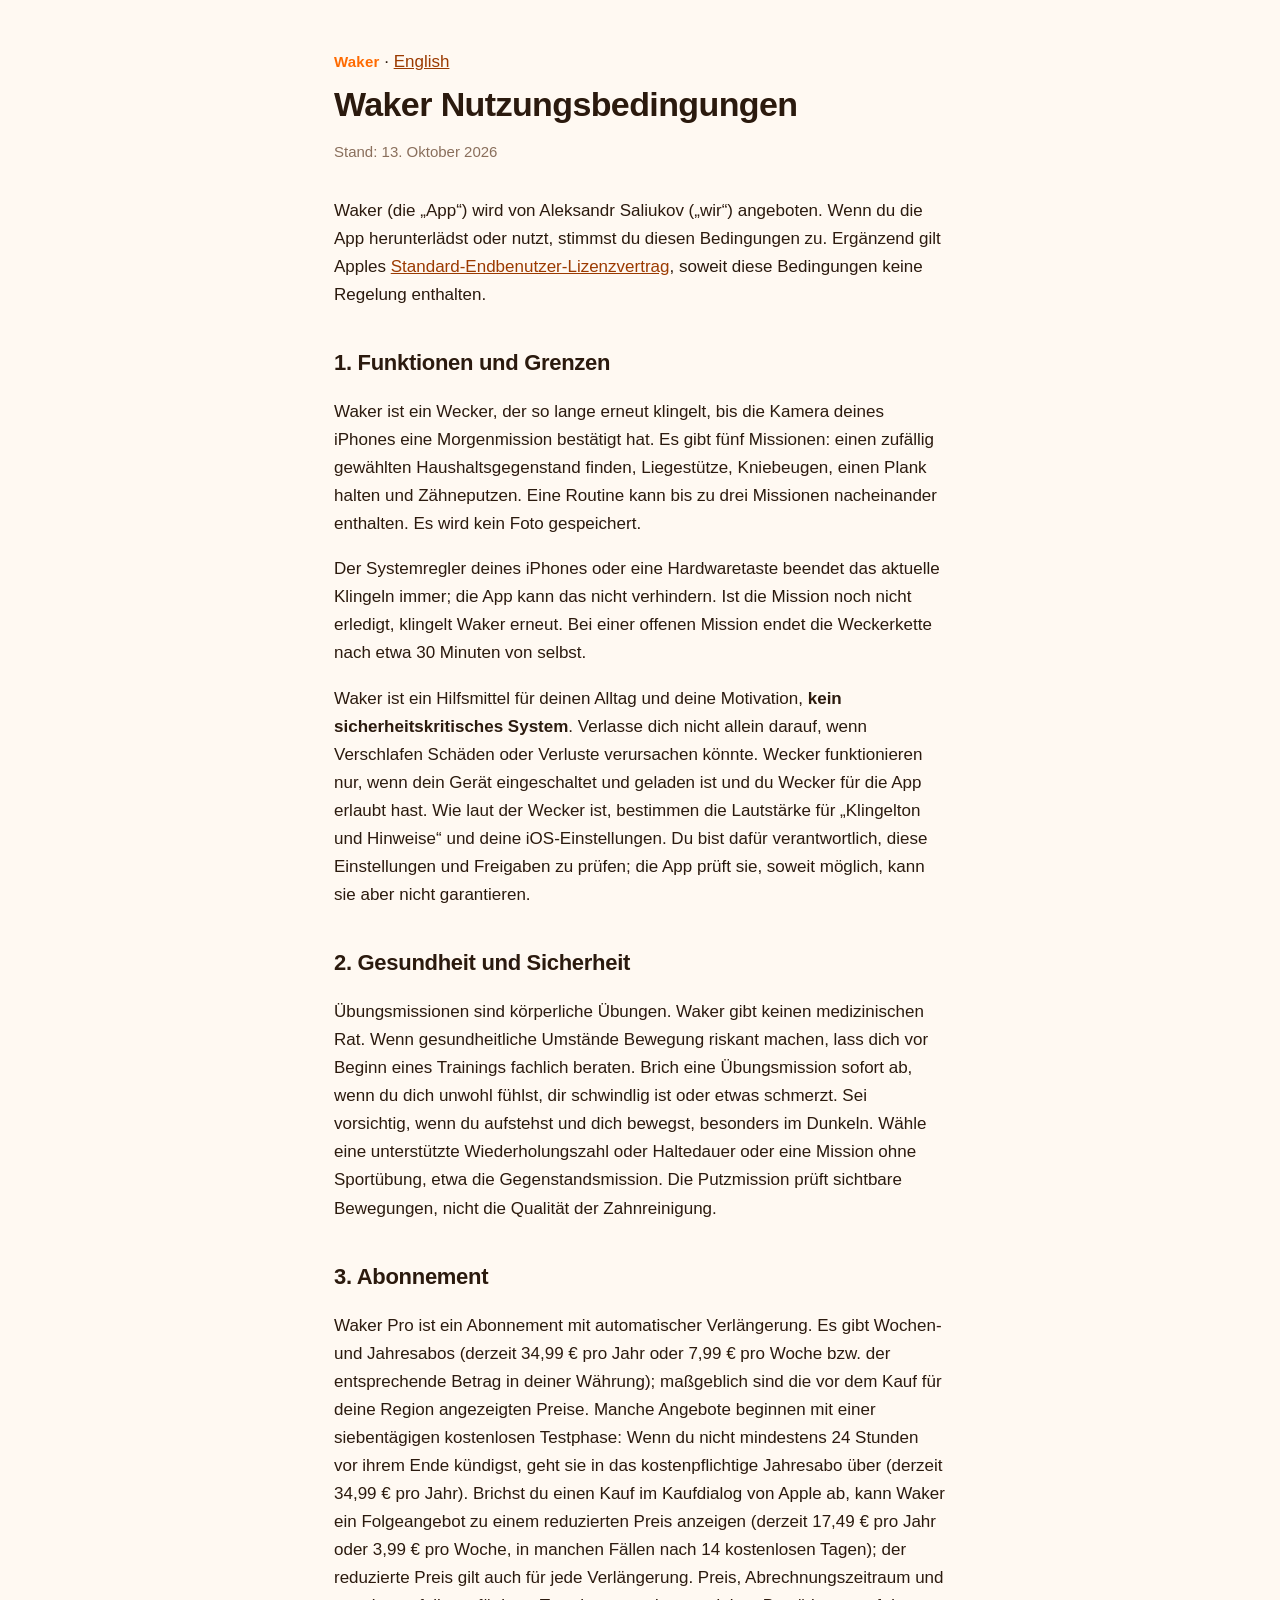
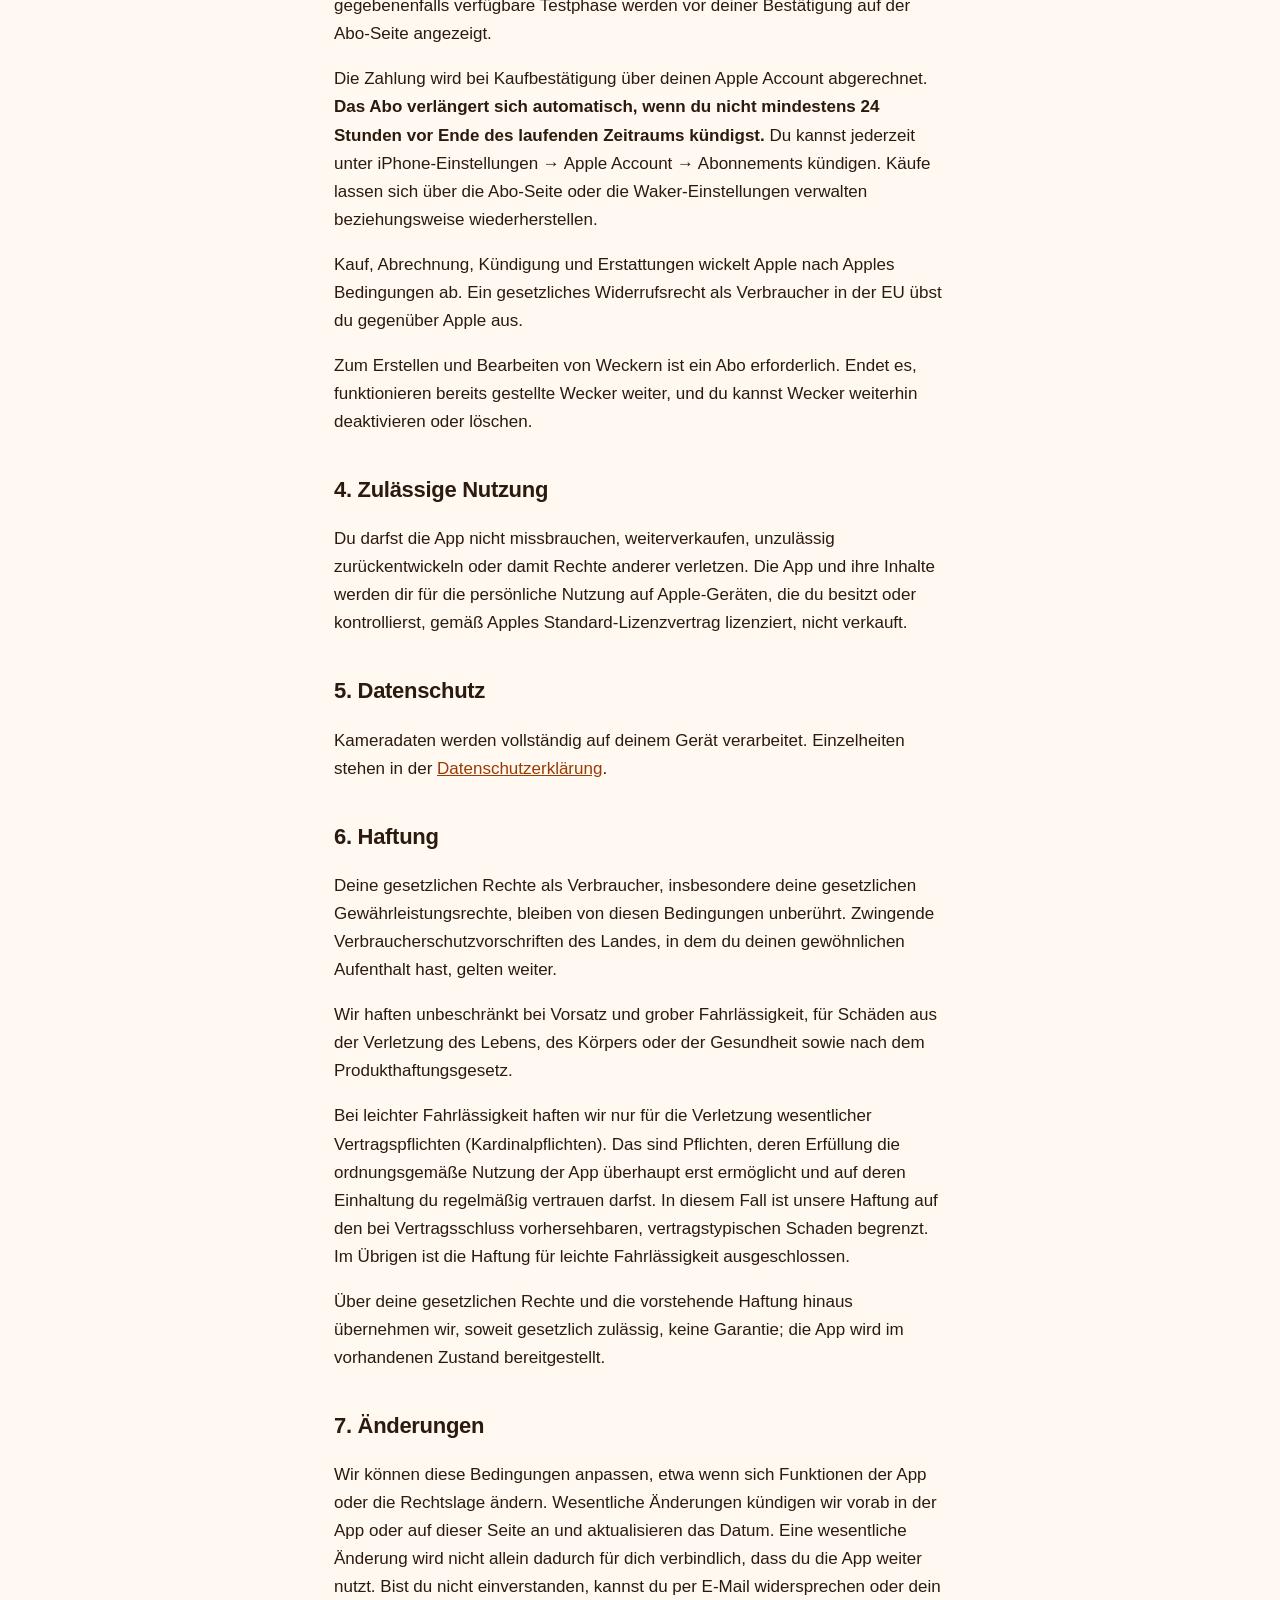
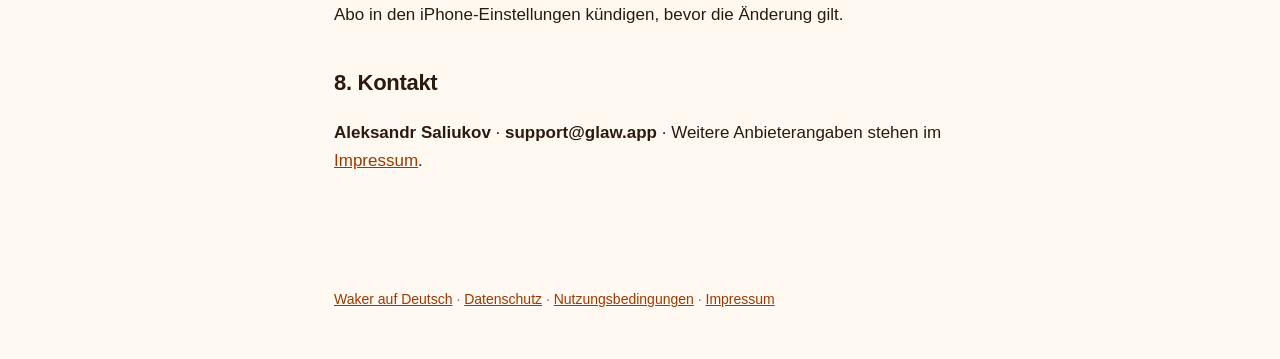
<file: de/terms/index.html>
<!doctype html>
<html lang="de"><head><meta charset="utf-8"><meta name="viewport" content="width=device-width,initial-scale=1">
<title>Waker – Nutzungsbedingungen</title><meta name="description" content="Nutzungsbedingungen für Waker, den Wecker mit kamerageprüften Missionen für iPhone.">
<link rel="canonical" href="https://soloranez21.github.io/waker-legal/de/terms/"><link rel="alternate" hreflang="de" href="https://soloranez21.github.io/waker-legal/de/terms/"><link rel="alternate" hreflang="en" href="https://soloranez21.github.io/waker-legal/terms/"><link rel="stylesheet" href="../../style.css"></head>
<body><main><nav><a class="brand" href="../">Waker</a> · <a href="../../terms/" lang="en">English</a></nav>
<h1>Waker Nutzungsbedingungen</h1>
<p class="meta">Stand: 13. Oktober 2026</p>
<p>Waker (die „App“) wird von Aleksandr Saliukov („wir“) angeboten. Wenn du die App herunterlädst oder nutzt, stimmst du diesen Bedingungen zu. Ergänzend gilt Apples <a href="https://www.apple.com/legal/internet-services/itunes/dev/stdeula/">Standard-Endbenutzer-Lizenzvertrag</a>, soweit diese Bedingungen keine Regelung enthalten.</p>
<h2>1. Funktionen und Grenzen</h2>
<p>Waker ist ein Wecker, der so lange erneut klingelt, bis die Kamera deines iPhones eine Morgenmission bestätigt hat. Es gibt fünf Missionen: einen zufällig gewählten Haushaltsgegenstand finden, Liegestütze, Kniebeugen, einen Plank halten und Zähneputzen. Eine Routine kann bis zu drei Missionen nacheinander enthalten. Es wird kein Foto gespeichert.</p>
<p>Der Systemregler deines iPhones oder eine Hardwaretaste beendet das aktuelle Klingeln immer; die App kann das nicht verhindern. Ist die Mission noch nicht erledigt, klingelt Waker erneut. Bei einer offenen Mission endet die Weckerkette nach etwa 30 Minuten von selbst.</p>
<p>Waker ist ein Hilfsmittel für deinen Alltag und deine Motivation, <strong>kein sicherheitskritisches System</strong>. Verlasse dich nicht allein darauf, wenn Verschlafen Schäden oder Verluste verursachen könnte. Wecker funktionieren nur, wenn dein Gerät eingeschaltet und geladen ist und du Wecker für die App erlaubt hast. Wie laut der Wecker ist, bestimmen die Lautstärke für „Klingelton und Hinweise“ und deine iOS-Einstellungen. Du bist dafür verantwortlich, diese Einstellungen und Freigaben zu prüfen; die App prüft sie, soweit möglich, kann sie aber nicht garantieren.</p>
<h2>2. Gesundheit und Sicherheit</h2>
<p>Übungsmissionen sind körperliche Übungen. Waker gibt keinen medizinischen Rat. Wenn gesundheitliche Umstände Bewegung riskant machen, lass dich vor Beginn eines Trainings fachlich beraten. Brich eine Übungsmission sofort ab, wenn du dich unwohl fühlst, dir schwindlig ist oder etwas schmerzt. Sei vorsichtig, wenn du aufstehst und dich bewegst, besonders im Dunkeln. Wähle eine unterstützte Wiederholungszahl oder Haltedauer oder eine Mission ohne Sportübung, etwa die Gegenstandsmission. Die Putzmission prüft sichtbare Bewegungen, nicht die Qualität der Zahnreinigung.</p>
<h2>3. Abonnement</h2>
<p>Waker Pro ist ein Abonnement mit automatischer Verlängerung. Es gibt Wochen- und Jahresabos (derzeit 34,99 € pro Jahr oder 7,99 € pro Woche bzw. der entsprechende Betrag in deiner Währung); maßgeblich sind die vor dem Kauf für deine Region angezeigten Preise. Manche Angebote beginnen mit einer siebentägigen kostenlosen Testphase: Wenn du nicht mindestens 24 Stunden vor ihrem Ende kündigst, geht sie in das kostenpflichtige Jahresabo über (derzeit 34,99 € pro Jahr). Brichst du einen Kauf im Kaufdialog von Apple ab, kann Waker ein Folgeangebot zu einem reduzierten Preis anzeigen (derzeit 17,49 € pro Jahr oder 3,99 € pro Woche, in manchen Fällen nach 14 kostenlosen Tagen); der reduzierte Preis gilt auch für jede Verlängerung. Preis, Abrechnungszeitraum und gegebenenfalls verfügbare Testphase werden vor deiner Bestätigung auf der Abo-Seite angezeigt.</p>
<p>Die Zahlung wird bei Kaufbestätigung über deinen Apple Account abgerechnet. <strong>Das Abo verlängert sich automatisch, wenn du nicht mindestens 24 Stunden vor Ende des laufenden Zeitraums kündigst.</strong> Du kannst jederzeit unter iPhone-Einstellungen → Apple Account → Abonnements kündigen. Käufe lassen sich über die Abo-Seite oder die Waker-Einstellungen verwalten beziehungsweise wiederherstellen.</p>
<p>Kauf, Abrechnung, Kündigung und Erstattungen wickelt Apple nach Apples Bedingungen ab. Ein gesetzliches Widerrufsrecht als Verbraucher in der EU übst du gegenüber Apple aus.</p>
<p>Zum Erstellen und Bearbeiten von Weckern ist ein Abo erforderlich. Endet es, funktionieren bereits gestellte Wecker weiter, und du kannst Wecker weiterhin deaktivieren oder löschen.</p>
<h2>4. Zulässige Nutzung</h2>
<p>Du darfst die App nicht missbrauchen, weiterverkaufen, unzulässig zurückentwickeln oder damit Rechte anderer verletzen. Die App und ihre Inhalte werden dir für die persönliche Nutzung auf Apple-Geräten, die du besitzt oder kontrollierst, gemäß Apples Standard-Lizenzvertrag lizenziert, nicht verkauft.</p>
<h2>5. Datenschutz</h2>
<p>Kameradaten werden vollständig auf deinem Gerät verarbeitet. Einzelheiten stehen in der <a href="https://soloranez21.github.io/waker-legal/de/privacy/">Datenschutzerklärung</a>.</p>
<h2>6. Haftung</h2>
<p>Deine gesetzlichen Rechte als Verbraucher, insbesondere deine gesetzlichen Gewährleistungsrechte, bleiben von diesen Bedingungen unberührt. Zwingende Verbraucherschutzvorschriften des Landes, in dem du deinen gewöhnlichen Aufenthalt hast, gelten weiter.</p>
<p>Wir haften unbeschränkt bei Vorsatz und grober Fahrlässigkeit, für Schäden aus der Verletzung des Lebens, des Körpers oder der Gesundheit sowie nach dem Produkthaftungsgesetz.</p>
<p>Bei leichter Fahrlässigkeit haften wir nur für die Verletzung wesentlicher Vertragspflichten (Kardinalpflichten). Das sind Pflichten, deren Erfüllung die ordnungsgemäße Nutzung der App überhaupt erst ermöglicht und auf deren Einhaltung du regelmäßig vertrauen darfst. In diesem Fall ist unsere Haftung auf den bei Vertragsschluss vorhersehbaren, vertragstypischen Schaden begrenzt. Im Übrigen ist die Haftung für leichte Fahrlässigkeit ausgeschlossen.</p>
<p>Über deine gesetzlichen Rechte und die vorstehende Haftung hinaus übernehmen wir, soweit gesetzlich zulässig, keine Garantie; die App wird im vorhandenen Zustand bereitgestellt.</p>
<h2>7. Änderungen</h2>
<p>Wir können diese Bedingungen anpassen, etwa wenn sich Funktionen der App oder die Rechtslage ändern. Wesentliche Änderungen kündigen wir vorab in der App oder auf dieser Seite an und aktualisieren das Datum. Eine wesentliche Änderung wird nicht allein dadurch für dich verbindlich, dass du die App weiter nutzt. Bist du nicht einverstanden, kannst du per E-Mail widersprechen oder dein Abo in den iPhone-Einstellungen kündigen, bevor die Änderung gilt.</p>
<h2>8. Kontakt</h2>
<p><strong>Aleksandr Saliukov</strong> · <strong>support@glaw.app</strong> · Weitere Anbieterangaben stehen im <a href="https://soloranez21.github.io/waker-legal/de/impressum/">Impressum</a>.</p>
</main><footer><a href="../">Waker auf Deutsch</a> · <a href="../privacy/">Datenschutz</a> · <a href="../terms/">Nutzungsbedingungen</a> · <a href="../impressum/">Impressum</a></footer></body></html>
</file>
<file: style.css>
:root {
  --bg: #FFF9F2;
  --surface: #FFF1E0;
  --ink: #2B1A0E;
  --ink-secondary: #8A6F5C;
  --primary: #FF6A00;
  --accent: #FFB800;
}
* { box-sizing: border-box; }
body {
  margin: 0;
  background: var(--bg);
  color: var(--ink);
  font: 17px/1.65 -apple-system, BlinkMacSystemFont, "Segoe UI", Roboto, Helvetica, Arial, sans-serif;
  -webkit-text-size-adjust: 100%;
}
main {
  max-width: 660px;
  margin: 0 auto;
  padding: 48px 24px 96px;
}
h1 {
  font-size: 34px;
  line-height: 1.2;
  letter-spacing: -0.6px;
  margin: 8px 0 4px;
}
h2 {
  font-size: 22px;
  letter-spacing: -0.3px;
  margin: 36px 0 8px;
}
p, li { color: var(--ink); }
.meta { color: var(--ink-secondary); font-size: 15px; margin-bottom: 32px; }
.brand {
  display: inline-flex;
  align-items: center;
  gap: 8px;
  color: var(--primary);
  font-weight: 700;
  text-decoration: none;
  font-size: 15px;
  letter-spacing: 0.2px;
}
.brand .dot {
  width: 14px; height: 14px; border-radius: 50%;
  background: linear-gradient(135deg, var(--primary), var(--accent));
  display: inline-block;
}
a { color: var(--primary); }
strong { font-weight: 650; }
ul { padding-left: 22px; }
.card {
  background: var(--surface);
  border-radius: 16px;
  padding: 18px 22px;
  margin: 20px 0;
}
footer {
  max-width: 660px;
  margin: 0 auto;
  padding: 0 24px 48px;
  color: var(--ink-secondary);
  font-size: 14px;
}
footer a { color: var(--ink-secondary); }

/* German compound headings must fit compact phones. */
html[lang="de"] h1 { overflow-wrap: anywhere; hyphens: auto; }
html[lang="de"] a:not(.brand):not(.cta) { color: #9b3a00; }
</file>
